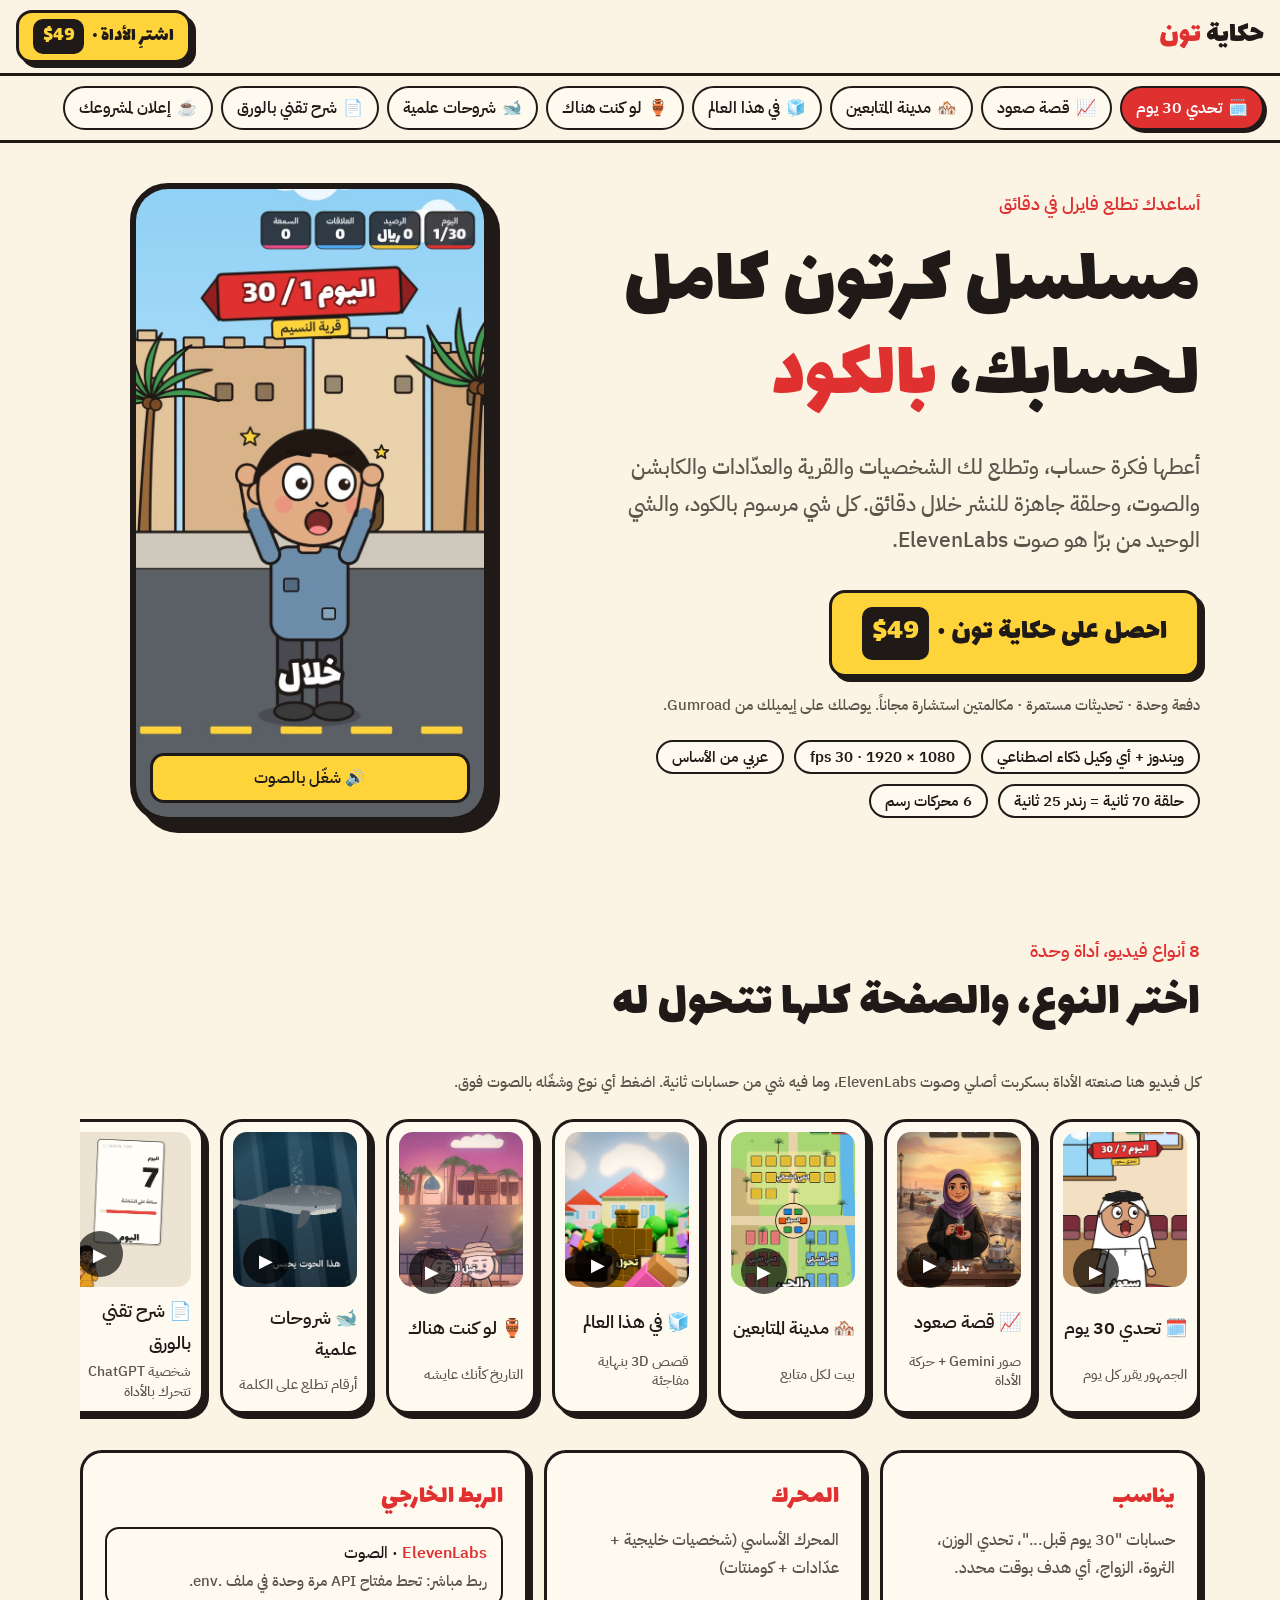
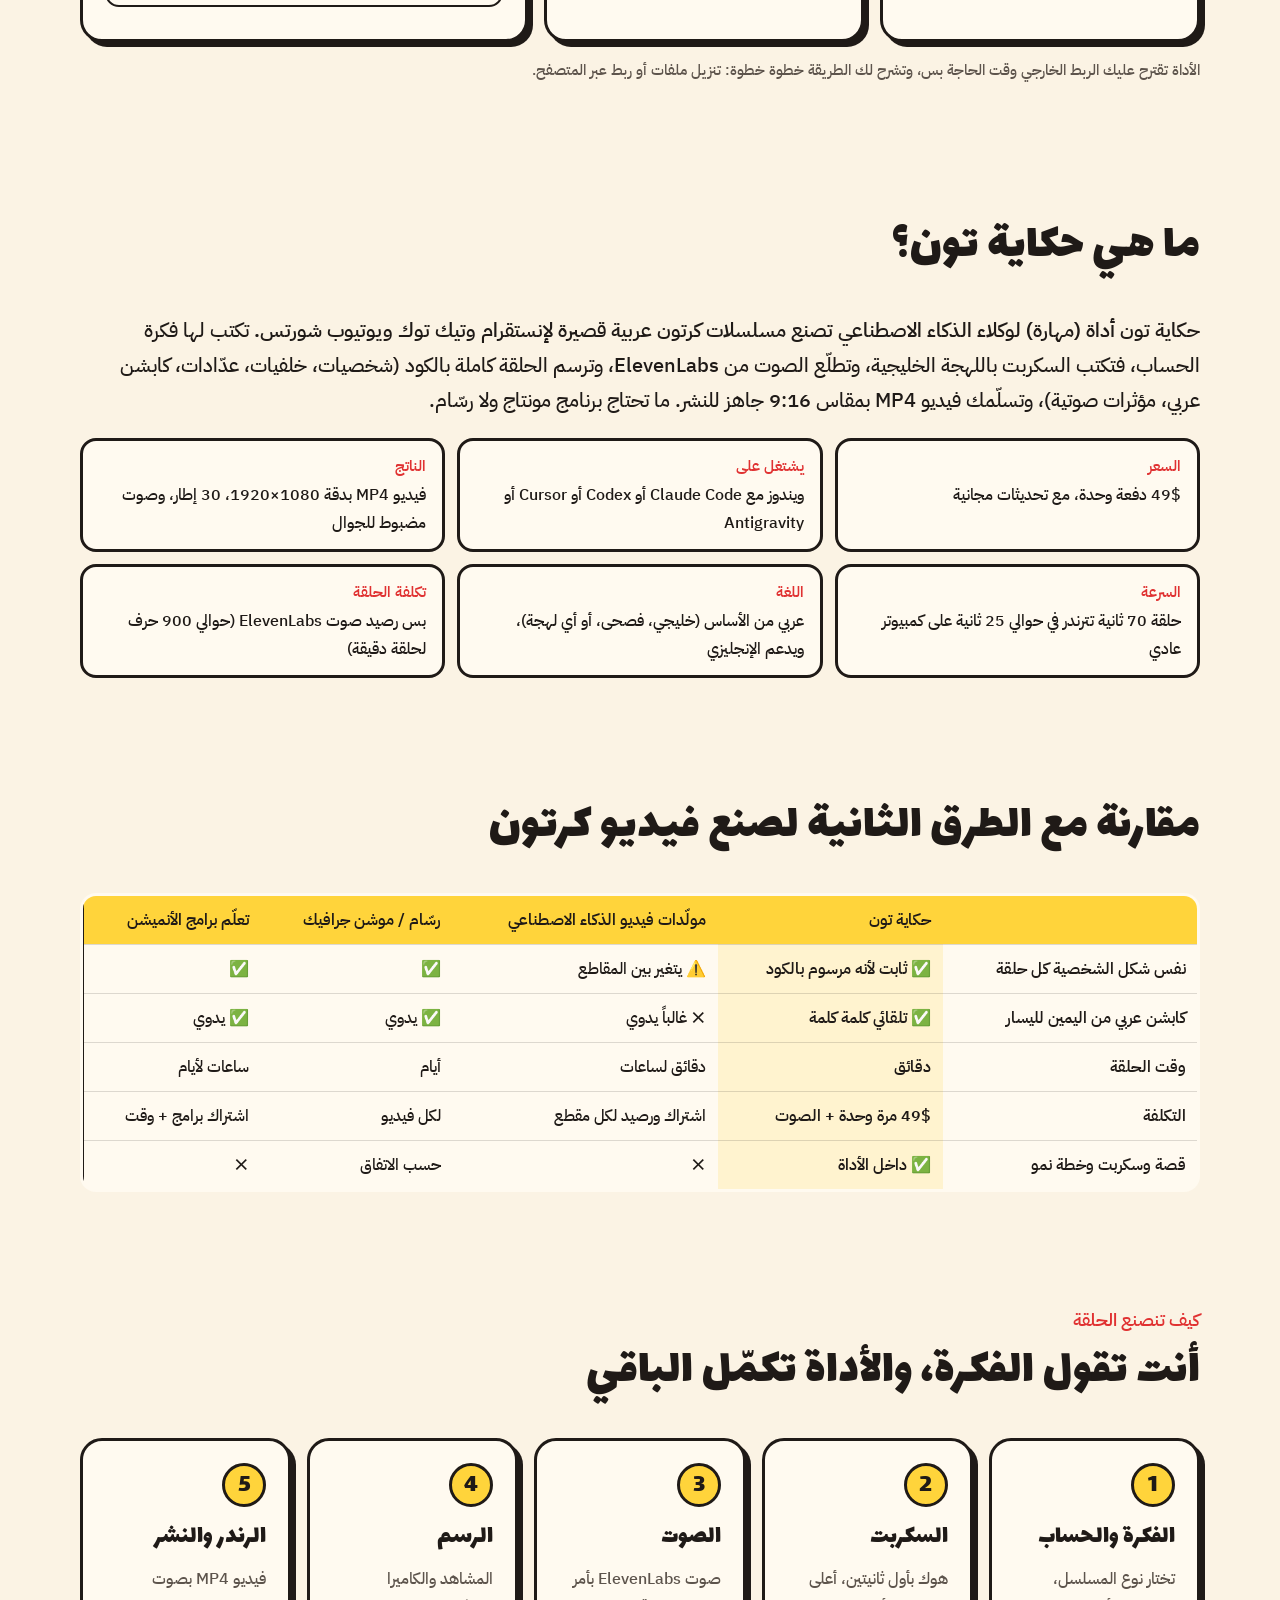
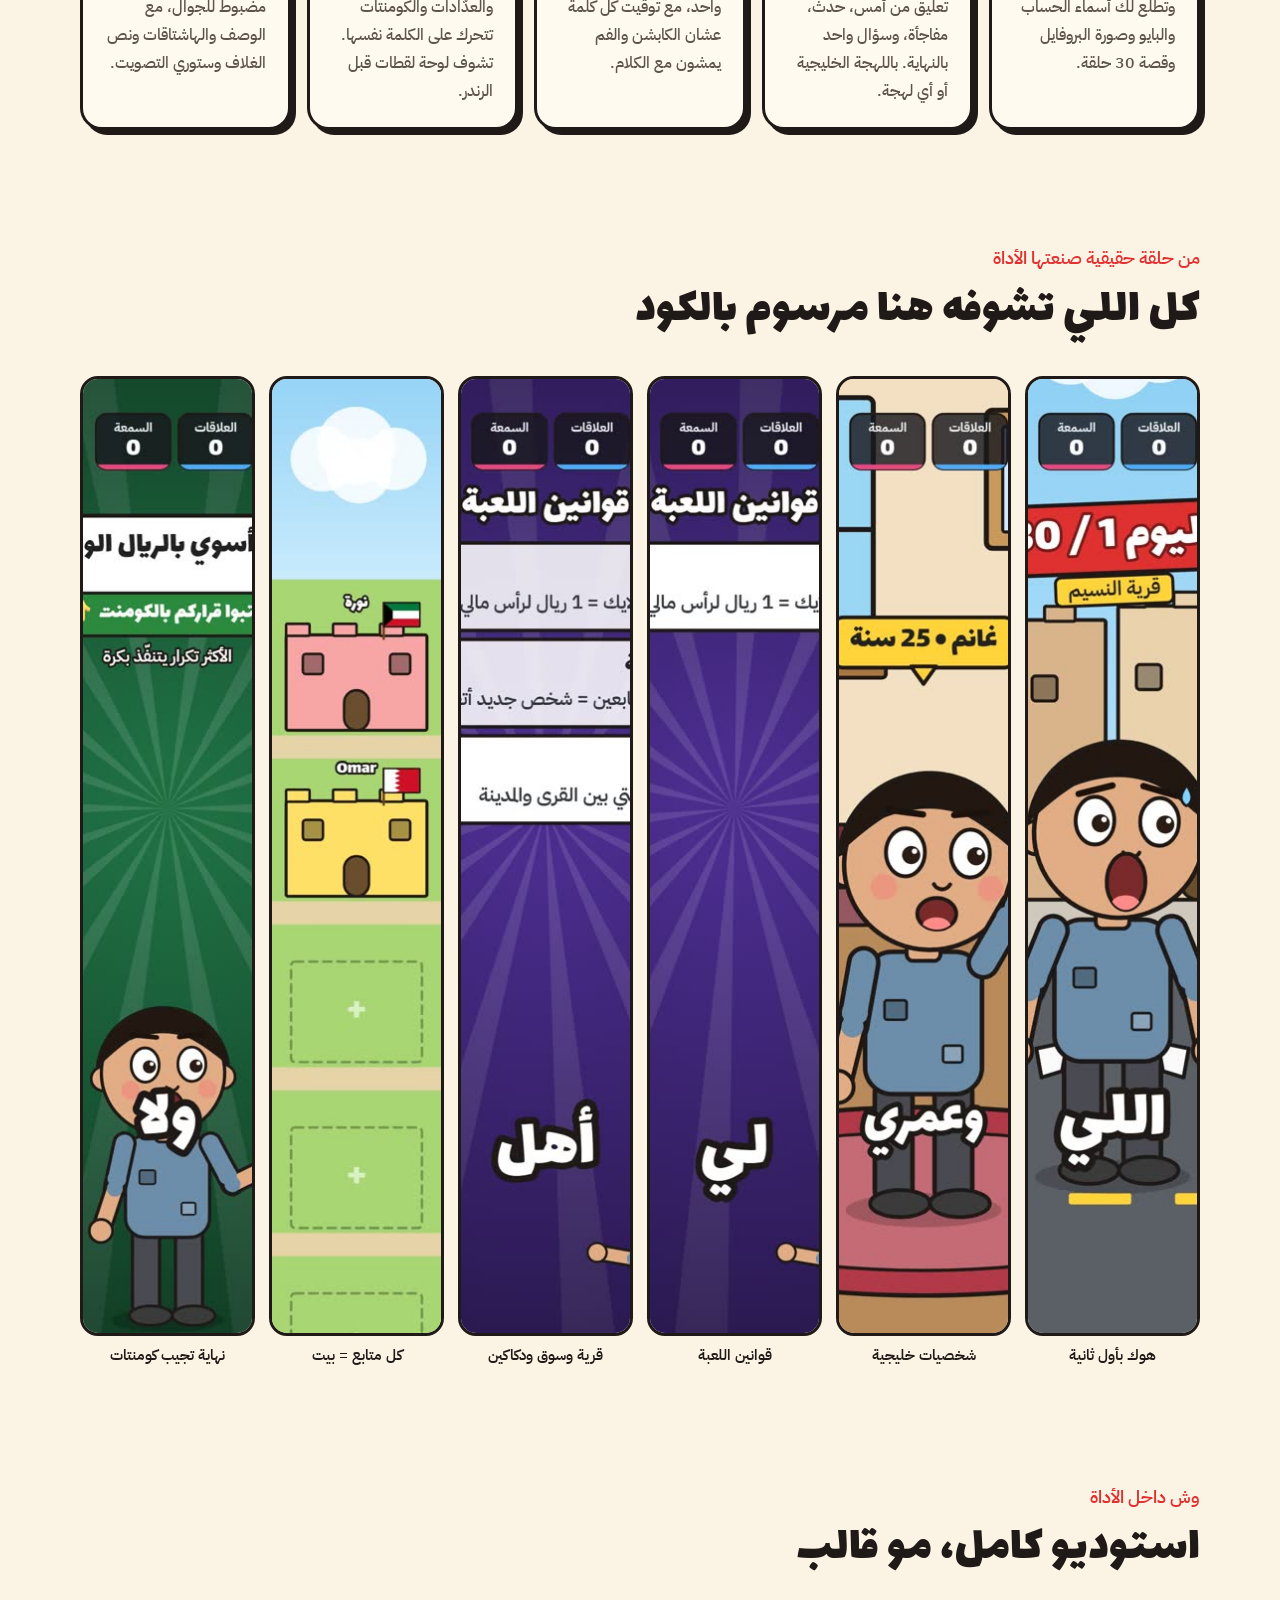
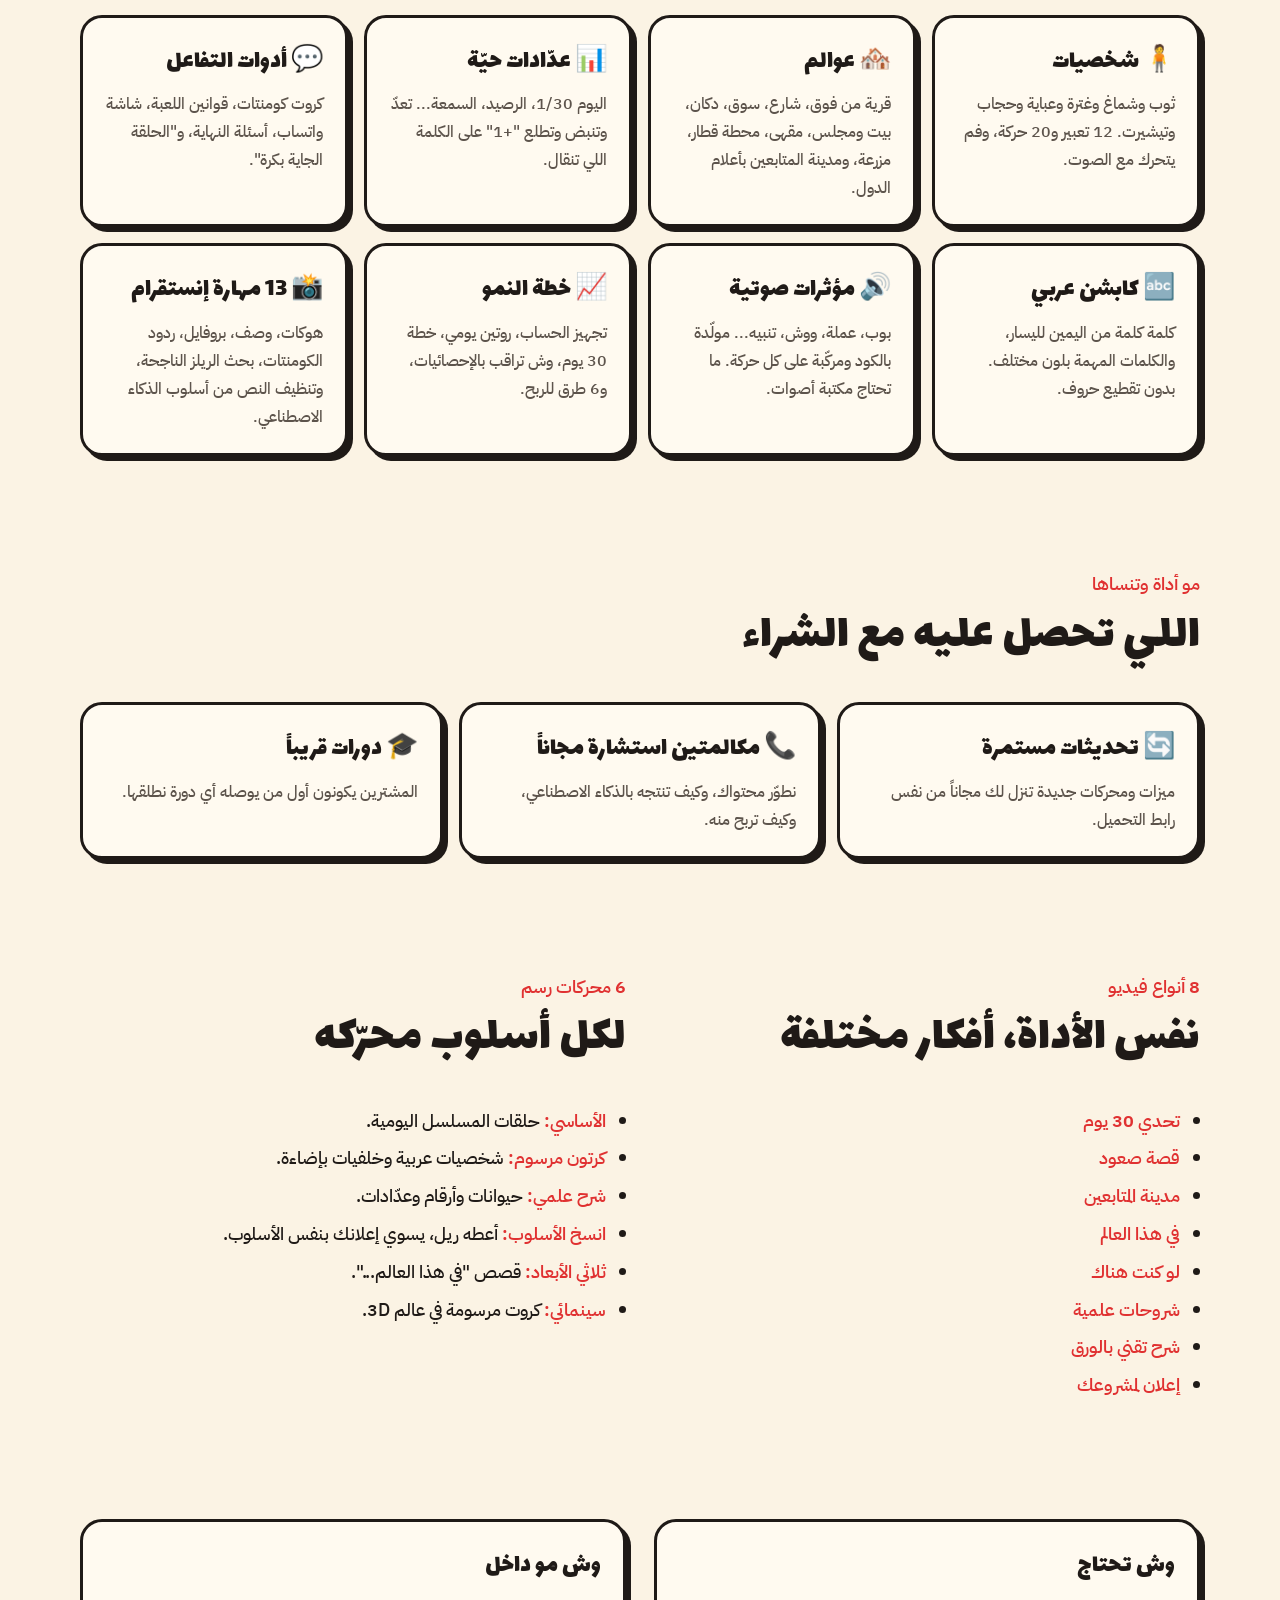
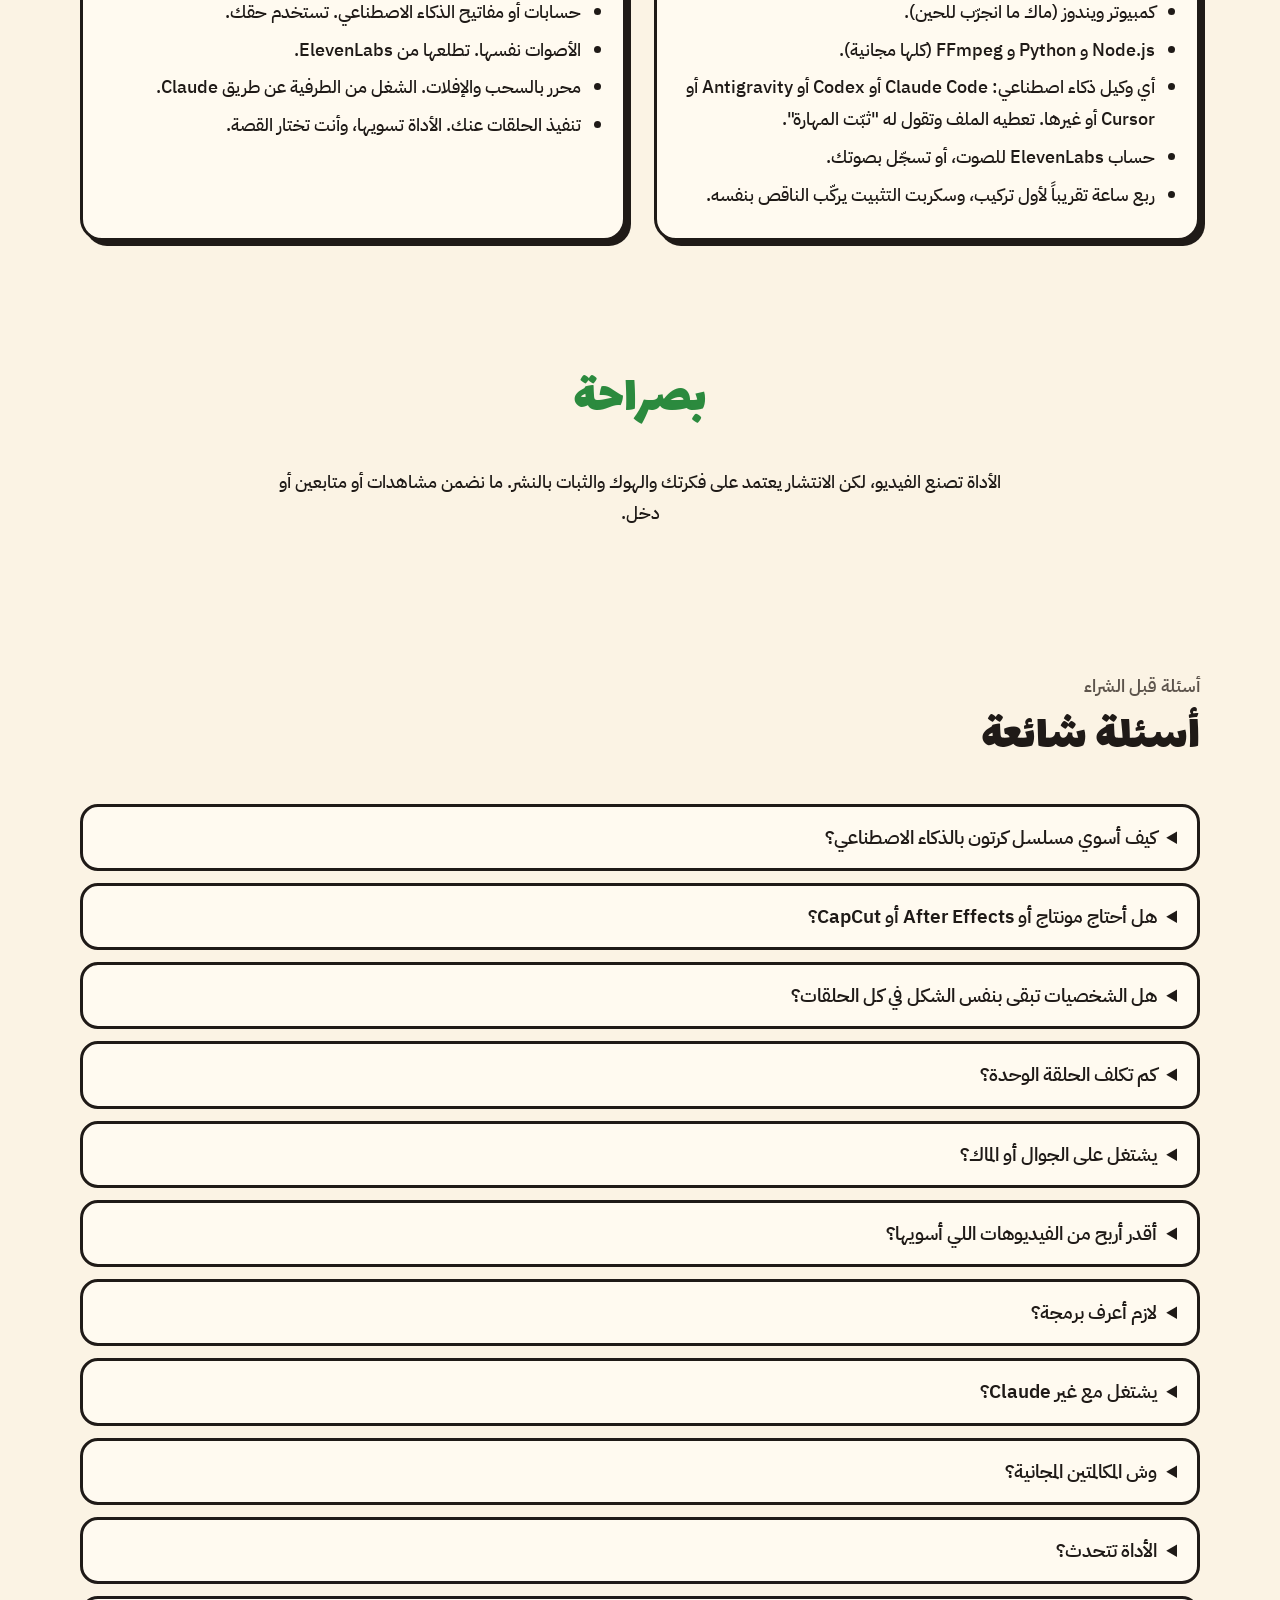
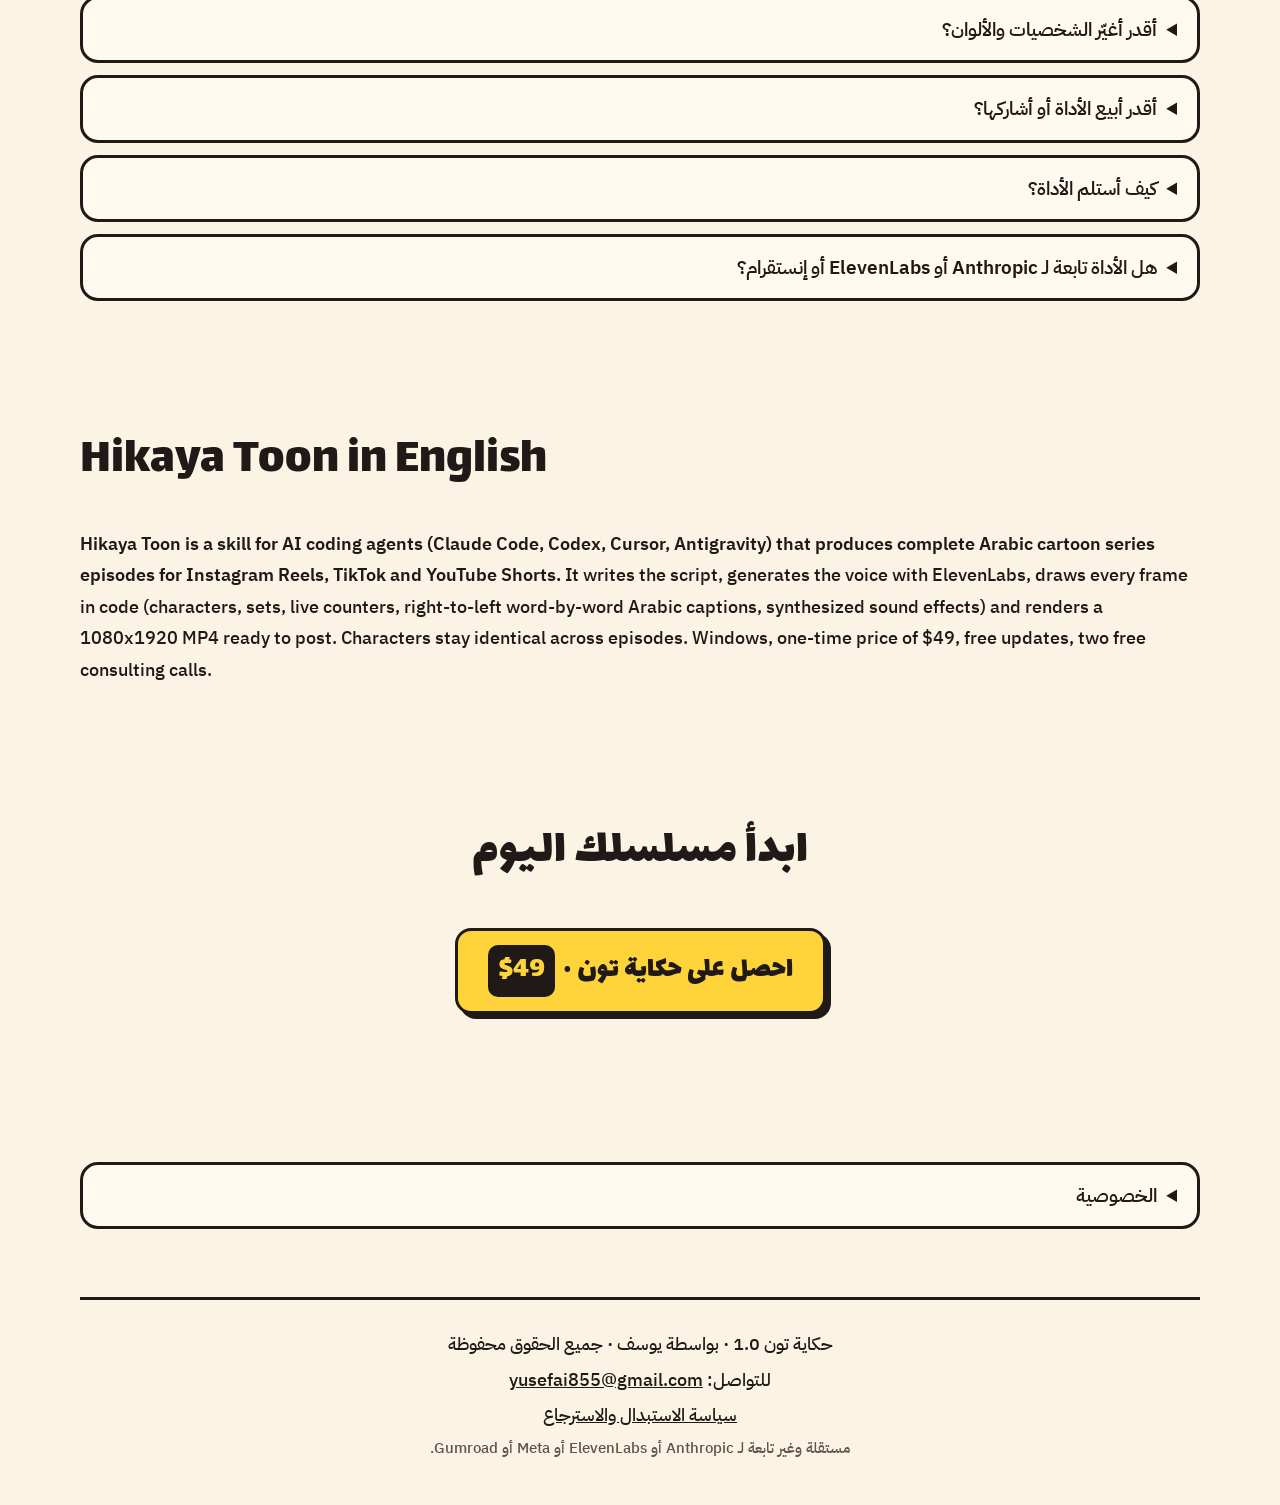
<file: index.html>
<!doctype html>
<html lang="ar" dir="rtl">
<head>
<meta charset="utf-8">
<meta name="viewport" content="width=device-width, initial-scale=1">
<meta http-equiv="Content-Security-Policy" content="default-src 'self'; img-src 'self' data:; media-src 'self'; font-src 'self'; style-src 'self'; script-src 'self'; connect-src https://*.supabase.co; object-src 'none'; base-uri 'none'; form-action 'none'; upgrade-insecure-requests">
<meta name="referrer" content="strict-origin-when-cross-origin">
<title>حكاية تون | اصنع مسلسل كرتون عربي بالذكاء الاصطناعي</title>
<meta name="description" content="حكاية تون أداة ذكاء اصطناعي تصنع حلقات كرتون عربية جاهزة لإنستقرام وتيك توك: شخصيات وكابشن عربي وصوت، بدون مونتاج. 49$ دفعة وحدة.">
<meta name="author" content="يوسف">
<meta name="robots" content="index, follow, max-image-preview:large, max-video-preview:-1, max-snippet:-1">
<link rel="canonical" href="https://laitarx.github.io/hikaya-toon/">
<meta name="theme-color" content="#ffd43b">
<meta name="msvalidate.01" content="5E2AA3EDC9179FD540F2D488FB95DD56" />
<meta property="og:type" content="product">
<meta property="og:site_name" content="حكاية تون">
<meta property="og:locale" content="ar_SA">
<meta property="og:url" content="https://laitarx.github.io/hikaya-toon/">
<meta property="og:title" content="حكاية تون | اصنع مسلسل كرتون عربي بالذكاء الاصطناعي">
<meta property="og:description" content="أعطها فكرة، وتطلع لك حلقة كرتون عربية جاهزة لإنستقرام وتيك توك خلال دقائق. شخصيات وكابشن وصوت، بدون مونتاج.">
<meta property="og:image" content="https://laitarx.github.io/hikaya-toon/assets/og.jpg">
<meta property="og:image:width" content="1200">
<meta property="og:image:height" content="630">
<meta property="og:image:alt" content="حكاية تون: مسلسل كرتون بالكود">
<meta property="og:video" content="https://laitarx.github.io/hikaya-toon/assets/demo.mp4">
<meta property="og:video:type" content="video/mp4">
<meta property="product:price:amount" content="49">
<meta property="product:price:currency" content="USD">
<meta name="twitter:card" content="summary_large_image">
<meta name="twitter:title" content="حكاية تون | اصنع مسلسل كرتون عربي بالذكاء الاصطناعي">
<meta name="twitter:description" content="حلقات كرتون عربية جاهزة لإنستقرام وتيك توك خلال دقائق، بدون مونتاج.">
<meta name="twitter:image" content="https://laitarx.github.io/hikaya-toon/assets/og.jpg">
<link rel="preload" href="fonts/Lalezar-Regular.ttf" as="font" type="font/ttf" crossorigin>
<script type="application/ld+json">{"@context":"https://schema.org","@graph":[{"@type":"WebSite","@id":"https://laitarx.github.io/hikaya-toon/#website","url":"https://laitarx.github.io/hikaya-toon/","name":"حكاية تون","alternateName":"Hikaya Toon","inLanguage":"ar"},{"@type":"Organization","@id":"https://laitarx.github.io/hikaya-toon/#org","name":"حكاية تون","alternateName":"Hikaya Toon","url":"https://laitarx.github.io/hikaya-toon/","logo":"https://laitarx.github.io/hikaya-toon/assets/icon.svg","email":"yusefai855@gmail.com","founder":{"@type":"Person","name":"يوسف"},"sameAs":["https://www.instagram.com/ghanim.1riyal/","https://374397930834.gumroad.com/l/hikaya-toon"]},{"@type":"SoftwareApplication","@id":"https://laitarx.github.io/hikaya-toon/#product","name":"حكاية تون","alternateName":"Hikaya Toon","url":"https://laitarx.github.io/hikaya-toon/","image":"https://laitarx.github.io/hikaya-toon/assets/og.jpg","applicationCategory":"MultimediaApplication","applicationSubCategory":"AI animation / cartoon video generator","operatingSystem":"Windows","inLanguage":["ar","en"],"softwareVersion":"1.1","description":"أداة لوكلاء الذكاء الاصطناعي تصنع مسلسلات كرتون عربية قصيرة لإنستقرام وتيك توك ويوتيوب شورتس: سكربت، صوت ElevenLabs، رسم بالكود، كابشن عربي، ورندر 1080x1920.","featureList":["شخصيات خليجية ثابتة الشكل بين الحلقات","كابشن عربي كلمة كلمة من اليمين لليسار","عدّادات حيّة وكروت تعليقات وقوانين لعبة","صوت ElevenLabs مع توقيت كل كلمة","مؤثرات صوتية مولّدة بالكود","رندر MP4 بدقة 1080x1920 خلال ثواني","6 محركات رسم","خطة نمو وربح و13 مهارة إنستقرام"],"author":{"@id":"https://laitarx.github.io/hikaya-toon/#org"},"publisher":{"@id":"https://laitarx.github.io/hikaya-toon/#org"},"offers":{"@type":"Offer","price":"49","priceCurrency":"USD","availability":"https://schema.org/InStock","url":"https://374397930834.gumroad.com/l/hikaya-toon","seller":{"@id":"https://laitarx.github.io/hikaya-toon/#org"}},"video":{"@id":"https://laitarx.github.io/hikaya-toon/#demo"}},{"@type":"VideoObject","@id":"https://laitarx.github.io/hikaya-toon/#demo","name":"حلقة كرتون صنعتها حكاية تون: مليونير بريال واحد خلال 30 يوم","description":"الحلقة الأولى من مسلسل قرية النسيم، مرسومة بالكود بالكامل بأداة حكاية تون، بصوت ElevenLabs وكابشن عربي.","thumbnailUrl":"https://laitarx.github.io/hikaya-toon/assets/poster.jpg","contentUrl":"https://laitarx.github.io/hikaya-toon/assets/demo.mp4","uploadDate":"2026-11-25","duration":"PT1M8S","inLanguage":"ar"},{"@type":"HowTo","name":"كيف تصنع حلقة مسلسل كرتون بالذكاء الاصطناعي مع حكاية تون","totalTime":"PT15M","step":[{"@type":"HowToStep","position":1,"name":"الفكرة والحساب","text":"اختر نوع المسلسل، وتطلع لك أسماء الحساب والبايو وصورة البروفايل وقصة 30 حلقة."},{"@type":"HowToStep","position":2,"name":"السكربت","text":"هوك بأول ثانيتين، أعلى تعليق من أمس، حدث، مفاجأة، وسؤال واحد بالنهاية."},{"@type":"HowToStep","position":3,"name":"الصوت","text":"صوت ElevenLabs بأمر واحد مع توقيت كل كلمة."},{"@type":"HowToStep","position":4,"name":"الرسم","text":"المشاهد والكاميرا والعدّادات والكومنتات تتحرك على الكلمة نفسها."},{"@type":"HowToStep","position":5,"name":"الرندر والنشر","text":"فيديو MP4 جاهز مع الوصف والهاشتاقات ونص الغلاف."}]},{"@type":"FAQPage","mainEntity":[{"@type":"Question","name":"كيف أسوي مسلسل كرتون بالذكاء الاصطناعي؟","acceptedAnswer":{"@type":"Answer","text":"ثبّت حكاية تون، وافتح وكيل الذكاء الاصطناعي (مثل Claude Code) داخل مجلدها، وقل له فكرة المسلسل. يكتب السكربت، ويطلّع الصوت من ElevenLabs، ويرسم الحلقة، ويرندرها فيديو جاهز. كل حلقة جديدة تبدأ بجملة وحدة: \"سو الحلقة 2\"."}},{"@type":"Question","name":"هل أحتاج مونتاج أو After Effects أو CapCut؟","acceptedAnswer":{"@type":"Answer","text":"لا. الفيديو يطلع كامل: الرسم والحركة والكابشن والمؤثرات الصوتية ومستوى الصوت. تنشره مباشرة."}},{"@type":"Question","name":"هل الشخصيات تبقى بنفس الشكل في كل الحلقات؟","acceptedAnswer":{"@type":"Answer","text":"إيه، وهذا أكبر فرق عن مولّدات الفيديو. الشخصية معرّفة بالكود (البشرة، الشعر، اللبس، العمر)، فتطلع نفسها بالضبط في كل حلقة."}},{"@type":"Question","name":"كم تكلف الحلقة الوحدة؟","acceptedAnswer":{"@type":"Answer","text":"الأداة نفسها دفعة وحدة 49$. بعدها تكلفة كل حلقة هي رصيد صوت ElevenLabs بس، تقريباً 900 حرف لحلقة مدتها دقيقة."}},{"@type":"Question","name":"يشتغل على الجوال أو الماك؟","acceptedAnswer":{"@type":"Answer","text":"لا. يحتاج كمبيوتر ويندوز. الماك ما انجرّب للحين."}},{"@type":"Question","name":"أقدر أربح من الفيديوهات اللي أسويها؟","acceptedAnswer":{"@type":"Answer","text":"إيه. الفيديوهات ملكك، وتقدر تنشرها وتربح منها وتسوي فيها إعلانات."}},{"@type":"Question","name":"لازم أعرف برمجة؟","acceptedAnswer":{"@type":"Answer","text":"لا. تكلّم وكيل الذكاء الاصطناعي بالعربي وهو يشغّل الأوامر. التثبيت أول مرة بأمر واحد."}},{"@type":"Question","name":"يشتغل مع غير Claude؟","acceptedAnswer":{"@type":"Answer","text":"إيه. يشتغل مع أي وكيل يقرأ الملفات ويشغّل الأوامر: Claude Code و Codex و Antigravity و Cursor وغيرها، على ويندوز."}},{"@type":"Question","name":"وش المكالمتين المجانية؟","acceptedAnswer":{"@type":"Answer","text":"بعد الشراء تحجز مكالمتين استشارة: نطوّر فكرة محتواك، وكيف تنتجه بالذكاء الاصطناعي، وكيف تربح من صناعة المحتوى. تحجزها بإيميل مع رقم طلبك."}},{"@type":"Question","name":"الأداة تتحدث؟","acceptedAnswer":{"@type":"Answer","text":"إيه. نطوّرها باستمرار ونضيف ميزات ومحركات، وكل تحديث ينزل لك مجاناً من نفس رابط التحميل."}},{"@type":"Question","name":"أقدر أغيّر الشخصيات والألوان؟","acceptedAnswer":{"@type":"Answer","text":"إيه. كل شخصية تتحدد بسطور بسيطة (لون البشرة، الشعر، اللبس، العمر)، وتقدر تضيف خلفيات جديدة."}},{"@type":"Question","name":"أقدر أبيع الأداة أو أشاركها؟","acceptedAnswer":{"@type":"Answer","text":"لا. الرخصة لاستخدامك الشخصي ولصنع فيديوهاتك. إعادة البيع أو المشاركة ممنوعة."}},{"@type":"Question","name":"كيف أستلم الأداة؟","acceptedAnswer":{"@type":"Answer","text":"بعد الدفع في Gumroad يوصلك رابط التحميل على إيميلك مباشرة."}},{"@type":"Question","name":"هل الأداة تابعة لـ Anthropic أو ElevenLabs أو إنستقرام؟","acceptedAnswer":{"@type":"Answer","text":"لا. أداة مستقلة تشتغل معها، وما هي تابعة لها ولا معتمدة منها."}}]}]}</script>
<link rel="icon" href="assets/icon.svg" type="image/svg+xml">
<link rel="stylesheet" href="style.css?v=8">
</head>
<body>

<header class="bar">
  <a class="logo" href="#top">حكاية <span>تون</span></a>
  <a class="btn btn-sm buy" href="#" data-buy>اشترِ الأداة · <b data-price></b></a>
</header>
<nav class="types-bar" id="typesBar" aria-label="أنواع الفيديو">
  <a href="?type=challenge" data-type="challenge" aria-current="true"><span aria-hidden="true">🗓️</span>تحدي 30 يوم</a>
  <a href="?type=rise" data-type="rise"><span aria-hidden="true">📈</span>قصة صعود</a>
  <a href="?type=city" data-type="city"><span aria-hidden="true">🏘️</span>مدينة المتابعين</a>
  <a href="?type=weird" data-type="weird"><span aria-hidden="true">🧊</span>في هذا العالم</a>
  <a href="?type=whatif" data-type="whatif"><span aria-hidden="true">🏺</span>لو كنت هناك</a>
  <a href="?type=science" data-type="science"><span aria-hidden="true">🐋</span>شروحات علمية</a>
  <a href="?type=paper" data-type="paper"><span aria-hidden="true">📄</span>شرح تقني بالورق</a>
  <a href="?type=brand" data-type="brand"><span aria-hidden="true">☕</span>إعلان لمشروعك</a>
</nav>

<main id="top">

<section class="hero wrap">
  <div class="hero-text">
    <p class="kicker" id="hKicker">أساعدك تطلع فايرل في دقائق</p>
    <h1 id="hTitle">مسلسل كرتون كامل<br>لحسابك، <em>بالكود</em></h1>
    <p class="lead" id="hLead">أعطها فكرة حساب، وتطلع لك الشخصيات والقرية والعدّادات والكابشن والصوت، وحلقة جاهزة للنشر خلال دقائق. كل شي مرسوم بالكود، والشي الوحيد من برّا هو صوت ElevenLabs.</p>
    <a class="btn buy big" href="#" data-buy>احصل على حكاية تون · <b data-price></b></a>
    <p class="small">دفعة وحدة · تحديثات مستمرة · مكالمتين استشارة مجاناً. يوصلك على إيميلك من Gumroad.</p>
    <ul class="chips" id="hChips">
      <li>ويندوز + أي وكيل ذكاء اصطناعي</li><li>1080 × 1920 · 30 fps</li><li>عربي من الأساس</li><li>حلقة 70 ثانية = رندر 25 ثانية</li><li>6 محركات رسم</li>
    </ul>
  </div>
  <div class="phone">
    <video id="heroVideo" src="assets/hero.mp4" poster="assets/poster.jpg" autoplay muted loop playsinline preload="metadata" disablepictureinpicture controlslist="nodownload noremoteplayback"></video>
    <button class="sound" id="soundBtn" type="button">🔊 شغّل بالصوت</button>
  </div>
</section>

<section class="wrap tpanel" id="types">
  <p class="kicker">8 أنواع فيديو، أداة وحدة</p>
  <h2>اختر النوع، والصفحة كلها تتحول له</h2>
  <p class="small">كل فيديو هنا صنعته الأداة بسكربت أصلي وصوت ElevenLabs، وما فيه شي من حسابات ثانية. اضغط أي نوع وشغّله بالصوت فوق.</p>
  <div class="tcards" id="tcards">
    <a href="?type=challenge" data-type="challenge" class="tcard"><span class="tthumb"><img src="assets/types/challenge.jpg" alt="لقطة من فيديو تحدي 30 يوم صنعتها حكاية تون" width="540" height="960" loading="lazy" decoding="async"><i aria-hidden="true">▶</i></span><b>🗓️ تحدي 30 يوم</b><small>الجمهور يقرر كل يوم</small></a>
    <a href="?type=rise" data-type="rise" class="tcard"><span class="tthumb"><img src="assets/types/rise.jpg" alt="لقطة من فيديو قصة صعود صنعتها حكاية تون" width="540" height="960" loading="lazy" decoding="async"><i aria-hidden="true">▶</i></span><b>📈 قصة صعود</b><small>صور Gemini + حركة الأداة</small></a>
    <a href="?type=city" data-type="city" class="tcard"><span class="tthumb"><img src="assets/types/city.jpg" alt="لقطة من فيديو مدينة المتابعين صنعتها حكاية تون" width="540" height="960" loading="lazy" decoding="async"><i aria-hidden="true">▶</i></span><b>🏘️ مدينة المتابعين</b><small>بيت لكل متابع</small></a>
    <a href="?type=weird" data-type="weird" class="tcard"><span class="tthumb"><img src="assets/types/weird.jpg" alt="لقطة من فيديو في هذا العالم صنعتها حكاية تون" width="540" height="960" loading="lazy" decoding="async"><i aria-hidden="true">▶</i></span><b>🧊 في هذا العالم</b><small>قصص 3D بنهاية مفاجئة</small></a>
    <a href="?type=whatif" data-type="whatif" class="tcard"><span class="tthumb"><img src="assets/types/whatif.jpg" alt="لقطة من فيديو لو كنت هناك صنعتها حكاية تون" width="540" height="960" loading="lazy" decoding="async"><i aria-hidden="true">▶</i></span><b>🏺 لو كنت هناك</b><small>التاريخ كأنك عايشه</small></a>
    <a href="?type=science" data-type="science" class="tcard"><span class="tthumb"><img src="assets/types/science.jpg" alt="لقطة من فيديو شروحات علمية صنعتها حكاية تون" width="540" height="960" loading="lazy" decoding="async"><i aria-hidden="true">▶</i></span><b>🐋 شروحات علمية</b><small>أرقام تطلع على الكلمة</small></a>
    <a href="?type=paper" data-type="paper" class="tcard"><span class="tthumb"><img src="assets/types/paper.jpg" alt="لقطة من فيديو شرح تقني بالورق صنعتها حكاية تون" width="540" height="960" loading="lazy" decoding="async"><i aria-hidden="true">▶</i></span><b>📄 شرح تقني بالورق</b><small>شخصية ChatGPT تتحرك بالأداة</small></a>
    <a href="?type=brand" data-type="brand" class="tcard"><span class="tthumb"><img src="assets/types/brand.jpg" alt="لقطة من فيديو إعلان لمشروعك صنعتها حكاية تون" width="540" height="960" loading="lazy" decoding="async"><i aria-hidden="true">▶</i></span><b>☕ إعلان لمشروعك</b><small>إعلان كرتوني بدون مصمم</small></a>
  </div>
  <div class="tinfo3">
    <div class="card"><h3>يناسب</h3><p id="tFits">حسابات "30 يوم قبل..."، تحدي الوزن، الثروة، الزواج، أي هدف بوقت محدد.</p></div>
    <div class="card"><h3>المحرك</h3><p id="tEngine">المحرك الأساسي (شخصيات خليجية + عدّادات + كومنتات)</p></div>
    <div class="card"><h3>الربط الخارجي</h3><ul class="connect" id="tConnect"><li><b>ElevenLabs</b> · الصوت<br><span>ربط مباشر: تحط مفتاح API مرة وحدة في ملف .env.</span></li></ul></div>
  </div>
  <p class="small">الأداة تقترح عليك الربط الخارجي وقت الحاجة بس، وتشرح لك الطريقة خطوة خطوة: تنزيل ملفات أو ربط عبر المتصفح.</p>
</section>

<section class="wrap what" id="what">
  <h2>ما هي حكاية تون؟</h2>
  <p class="lead-answer"><strong>حكاية تون أداة (مهارة) لوكلاء الذكاء الاصطناعي تصنع مسلسلات كرتون عربية قصيرة لإنستقرام وتيك توك ويوتيوب شورتس.</strong> تكتب لها فكرة الحساب، فتكتب السكربت باللهجة الخليجية، وتطلّع الصوت من ElevenLabs، وترسم الحلقة كاملة بالكود (شخصيات، خلفيات، عدّادات، كابشن عربي، مؤثرات صوتية)، وتسلّمك فيديو MP4 بمقاس 9:16 جاهز للنشر. ما تحتاج برنامج مونتاج ولا رسّام.</p>
  <dl class="facts">
    <div><dt>السعر</dt><dd>49$ دفعة وحدة، مع تحديثات مجانية</dd></div>
    <div><dt>يشتغل على</dt><dd>ويندوز مع Claude Code أو Codex أو Cursor أو Antigravity</dd></div>
    <div><dt>الناتج</dt><dd>فيديو MP4 بدقة 1080×1920، 30 إطار، وصوت مضبوط للجوال</dd></div>
    <div><dt>السرعة</dt><dd>حلقة 70 ثانية تترندر في حوالي 25 ثانية على كمبيوتر عادي</dd></div>
    <div><dt>اللغة</dt><dd>عربي من الأساس (خليجي، فصحى، أو أي لهجة)، ويدعم الإنجليزي</dd></div>
    <div><dt>تكلفة الحلقة</dt><dd>بس رصيد صوت ElevenLabs (حوالي 900 حرف لحلقة دقيقة)</dd></div>
  </dl>
</section>

<section class="wrap" id="compare">
  <h2>مقارنة مع الطرق الثانية لصنع فيديو كرتون</h2>
  <div class="table-wrap"><table class="compare">
    <thead><tr><th></th><th>حكاية تون</th><th>مولّدات فيديو الذكاء الاصطناعي</th><th>رسّام / موشن جرافيك</th><th>تعلّم برامج الأنميشن</th></tr></thead>
    <tbody>
      <tr><th>نفس شكل الشخصية كل حلقة</th><td>✅ ثابت لأنه مرسوم بالكود</td><td>⚠️ يتغير بين المقاطع</td><td>✅</td><td>✅</td></tr>
      <tr><th>كابشن عربي من اليمين لليسار</th><td>✅ تلقائي كلمة كلمة</td><td>❌ غالباً يدوي</td><td>✅ يدوي</td><td>✅ يدوي</td></tr>
      <tr><th>وقت الحلقة</th><td>دقائق</td><td>دقائق لساعات</td><td>أيام</td><td>ساعات لأيام</td></tr>
      <tr><th>التكلفة</th><td>49$ مرة وحدة + الصوت</td><td>اشتراك ورصيد لكل مقطع</td><td>لكل فيديو</td><td>اشتراك برامج + وقت</td></tr>
      <tr><th>قصة وسكربت وخطة نمو</th><td>✅ داخل الأداة</td><td>❌</td><td>حسب الاتفاق</td><td>❌</td></tr>
    </tbody>
  </table></div>
</section>

<section class="wrap" id="how">
  <p class="kicker">كيف تنصنع الحلقة</p>
  <h2>أنت تقول الفكرة، والأداة تكمّل الباقي</h2>
  <ol class="steps" id="steps">
    <li><span>1</span><h3>الفكرة والحساب</h3><p>تختار نوع المسلسل، وتطلع لك أسماء الحساب والبايو وصورة البروفايل وقصة 30 حلقة.</p></li>
    <li><span>2</span><h3>السكربت</h3><p>هوك بأول ثانيتين، أعلى تعليق من أمس، حدث، مفاجأة، وسؤال واحد بالنهاية. باللهجة الخليجية أو أي لهجة.</p></li>
    <li><span>3</span><h3>الصوت</h3><p>صوت ElevenLabs بأمر واحد، مع توقيت كل كلمة عشان الكابشن والفم يمشون مع الكلام.</p></li>
    <li><span>4</span><h3>الرسم</h3><p>المشاهد والكاميرا والعدّادات والكومنتات تتحرك على الكلمة نفسها. تشوف لوحة لقطات قبل الرندر.</p></li>
    <li><span>5</span><h3>الرندر والنشر</h3><p>فيديو MP4 بصوت مضبوط للجوال، مع الوصف والهاشتاقات ونص الغلاف وستوري التصويت.</p></li>
  </ol>
</section>

<section class="wrap" id="gallery">
  <p class="kicker">من حلقة حقيقية صنعتها الأداة</p>
  <h2>كل اللي تشوفه هنا مرسوم بالكود</h2>
  <div class="gallery">
    <figure><img src="assets/hook.jpg" alt="لقطة من حلقة كرتون: غانم مصدوم ولافتة اليوم 1 من 30" width="540" height="960" loading="lazy" decoding="async"><figcaption>هوك بأول ثانية</figcaption></figure>
    <figure><img src="assets/family.jpg" alt="شخصيات كرتون خليجية: أب بالشماغ وأخ وأخت في مجلس" width="540" height="960" loading="lazy" decoding="async"><figcaption>شخصيات خليجية</figcaption></figure>
    <figure><img src="assets/rules.jpg" alt="بطاقات قوانين اللعبة في حلقة كرتون تفاعلية" width="540" height="960" loading="lazy" decoding="async"><figcaption>قوانين اللعبة</figcaption></figure>
    <figure><img src="assets/market.jpg" alt="سوق قرية كرتوني فيه مخبز وبسطة ودكان" width="540" height="960" loading="lazy" decoding="async"><figcaption>قرية وسوق ودكاكين</figcaption></figure>
    <figure><img src="assets/city.jpg" alt="مدينة المتابعين: بيوت بأسماء المتابعين وأعلام الدول" width="540" height="960" loading="lazy" decoding="async"><figcaption>كل متابع = بيت</figcaption></figure>
    <figure><img src="assets/cta.jpg" alt="نهاية الحلقة تطلب من المتابعين كتابة قرارهم بالتعليقات" width="540" height="960" loading="lazy" decoding="async"><figcaption>نهاية تجيب كومنتات</figcaption></figure>
  </div>
</section>

<section class="wrap">
  <p class="kicker">وش داخل الأداة</p>
  <h2>استوديو كامل، مو قالب</h2>
  <div class="grid">
    <div class="card"><h3>🧍 شخصيات</h3><p>ثوب وشماغ وغترة وعباية وحجاب وتيشيرت. 12 تعبير و20 حركة، وفم يتحرك مع الصوت.</p></div>
    <div class="card"><h3>🏘️ عوالم</h3><p>قرية من فوق، شارع، سوق، دكان، بيت ومجلس، مقهى، محطة قطار، مزرعة، ومدينة المتابعين بأعلام الدول.</p></div>
    <div class="card"><h3>📊 عدّادات حيّة</h3><p>اليوم 1/30، الرصيد، السمعة... تعدّ وتنبض وتطلع "+1" على الكلمة اللي تنقال.</p></div>
    <div class="card"><h3>💬 أدوات التفاعل</h3><p>كروت كومنتات، قوانين اللعبة، شاشة واتساب، أسئلة النهاية، و"الحلقة الجاية بكرة".</p></div>
    <div class="card"><h3>🔤 كابشن عربي</h3><p>كلمة كلمة من اليمين لليسار، والكلمات المهمة بلون مختلف. بدون تقطيع حروف.</p></div>
    <div class="card"><h3>🔊 مؤثرات صوتية</h3><p>بوب، عملة، ووش، تنبيه... مولّدة بالكود ومركّبة على كل حركة. ما تحتاج مكتبة أصوات.</p></div>
    <div class="card"><h3>📈 خطة النمو</h3><p>تجهيز الحساب، روتين يومي، خطة 30 يوم، وش تراقب بالإحصائيات، و6 طرق للربح.</p></div>
    <div class="card"><h3>📸 13 مهارة إنستقرام</h3><p>هوكات، وصف، بروفايل، ردود الكومنتات، بحث الريلز الناجحة، وتنظيف النص من أسلوب الذكاء الاصطناعي.</p></div>
  </div>
</section>

<section class="wrap">
  <p class="kicker">مو أداة وتنساها</p>
  <h2>اللي تحصل عليه مع الشراء</h2>
  <div class="grid three">
    <div class="card"><h3>🔄 تحديثات مستمرة</h3><p>ميزات ومحركات جديدة تنزل لك مجاناً من نفس رابط التحميل.</p></div>
    <div class="card"><h3>📞 مكالمتين استشارة مجاناً</h3><p>نطوّر محتواك، وكيف تنتجه بالذكاء الاصطناعي، وكيف تربح منه.</p></div>
    <div class="card"><h3>🎓 دورات قريباً</h3><p>المشترين يكونون أول من يوصله أي دورة نطلقها.</p></div>
  </div>
</section>

<section class="wrap split">
  <div>
    <p class="kicker">8 أنواع فيديو</p>
    <h2>نفس الأداة، أفكار مختلفة</h2>
    <ul class="list">
      <li><a href="?type=challenge" data-type="challenge"><b>تحدي 30 يوم</b></a></li>
      <li><a href="?type=rise" data-type="rise"><b>قصة صعود</b></a></li>
      <li><a href="?type=city" data-type="city"><b>مدينة المتابعين</b></a></li>
      <li><a href="?type=weird" data-type="weird"><b>في هذا العالم</b></a></li>
      <li><a href="?type=whatif" data-type="whatif"><b>لو كنت هناك</b></a></li>
      <li><a href="?type=science" data-type="science"><b>شروحات علمية</b></a></li>
      <li><a href="?type=paper" data-type="paper"><b>شرح تقني بالورق</b></a></li>
      <li><a href="?type=brand" data-type="brand"><b>إعلان لمشروعك</b></a></li>
    </ul>
  </div>
  <div>
    <p class="kicker">6 محركات رسم</p>
    <h2>لكل أسلوب محرّكه</h2>
    <ul class="list">
      <li><b>الأساسي:</b> حلقات المسلسل اليومية.</li>
      <li><b>كرتون مرسوم:</b> شخصيات عربية وخلفيات بإضاءة.</li>
      <li><b>شرح علمي:</b> حيوانات وأرقام وعدّادات.</li>
      <li><b>انسخ الأسلوب:</b> أعطه ريل، يسوي إعلانك بنفس الأسلوب.</li>
      <li><b>ثلاثي الأبعاد:</b> قصص "في هذا العالم...".</li>
      <li><b>سينمائي:</b> كروت مرسومة في عالم 3D.</li>
    </ul>
  </div>
</section>

<section class="wrap split">
  <div class="card">
    <h3>وش تحتاج</h3>
    <ul class="list">
      <li>كمبيوتر ويندوز (ماك ما انجرّب للحين).</li>
      <li>Node.js و Python و FFmpeg (كلها مجانية).</li>
      <li>أي وكيل ذكاء اصطناعي: Claude Code أو Codex أو Antigravity أو Cursor أو غيرها. تعطيه الملف وتقول له "ثبّت المهارة".</li>
      <li>حساب ElevenLabs للصوت، أو تسجّل بصوتك.</li>
      <li>ربع ساعة تقريباً لأول تركيب، وسكربت التثبيت يركّب الناقص بنفسه.</li>
    </ul>
  </div>
  <div class="card">
    <h3>وش مو داخل</h3>
    <ul class="list">
      <li>حسابات أو مفاتيح الذكاء الاصطناعي. تستخدم حقك.</li>
      <li>الأصوات نفسها. تطلعها من ElevenLabs.</li>
      <li>محرر بالسحب والإفلات. الشغل من الطرفية عن طريق Claude.</li>
      <li>تنفيذ الحلقات عنك. الأداة تسويها، وأنت تختار القصة.</li>
    </ul>
  </div>
</section>

<section class="wrap honest">
  <p class="big-num">بصراحة</p>
  <p>الأداة تصنع الفيديو، لكن الانتشار يعتمد على فكرتك والهوك والثبات بالنشر. ما نضمن مشاهدات أو متابعين أو دخل.</p>
</section>

<section class="wrap faq">
  <p class="kicker">أسئلة قبل الشراء</p>
  <h2>أسئلة شائعة</h2>
  <details><summary>كيف أسوي مسلسل كرتون بالذكاء الاصطناعي؟</summary><p>ثبّت حكاية تون، وافتح وكيل الذكاء الاصطناعي (مثل Claude Code) داخل مجلدها، وقل له فكرة المسلسل. يكتب السكربت، ويطلّع الصوت من ElevenLabs، ويرسم الحلقة، ويرندرها فيديو جاهز. كل حلقة جديدة تبدأ بجملة وحدة: "سو الحلقة 2".</p></details>
  <details><summary>هل أحتاج مونتاج أو After Effects أو CapCut؟</summary><p>لا. الفيديو يطلع كامل: الرسم والحركة والكابشن والمؤثرات الصوتية ومستوى الصوت. تنشره مباشرة.</p></details>
  <details><summary>هل الشخصيات تبقى بنفس الشكل في كل الحلقات؟</summary><p>إيه، وهذا أكبر فرق عن مولّدات الفيديو. الشخصية معرّفة بالكود (البشرة، الشعر، اللبس، العمر)، فتطلع نفسها بالضبط في كل حلقة.</p></details>
  <details><summary>كم تكلف الحلقة الوحدة؟</summary><p>الأداة نفسها دفعة وحدة 49$. بعدها تكلفة كل حلقة هي رصيد صوت ElevenLabs بس، تقريباً 900 حرف لحلقة مدتها دقيقة.</p></details>
  <details><summary>يشتغل على الجوال أو الماك؟</summary><p>لا. يحتاج كمبيوتر ويندوز. الماك ما انجرّب للحين.</p></details>
  <details><summary>أقدر أربح من الفيديوهات اللي أسويها؟</summary><p>إيه. الفيديوهات ملكك، وتقدر تنشرها وتربح منها وتسوي فيها إعلانات.</p></details>
  <details><summary>لازم أعرف برمجة؟</summary><p>لا. تكلّم وكيل الذكاء الاصطناعي بالعربي وهو يشغّل الأوامر. التثبيت أول مرة بأمر واحد.</p></details>
  <details><summary>يشتغل مع غير Claude؟</summary><p>إيه. يشتغل مع أي وكيل يقرأ الملفات ويشغّل الأوامر: Claude Code و Codex و Antigravity و Cursor وغيرها، على ويندوز.</p></details>
  <details><summary>وش المكالمتين المجانية؟</summary><p>بعد الشراء تحجز مكالمتين استشارة: نطوّر فكرة محتواك، وكيف تنتجه بالذكاء الاصطناعي، وكيف تربح من صناعة المحتوى. تحجزها بإيميل مع رقم طلبك.</p></details>
  <details><summary>الأداة تتحدث؟</summary><p>إيه. نطوّرها باستمرار ونضيف ميزات ومحركات، وكل تحديث ينزل لك مجاناً من نفس رابط التحميل.</p></details>
  <details><summary>أقدر أغيّر الشخصيات والألوان؟</summary><p>إيه. كل شخصية تتحدد بسطور بسيطة (لون البشرة، الشعر، اللبس، العمر)، وتقدر تضيف خلفيات جديدة.</p></details>
  <details><summary>أقدر أبيع الأداة أو أشاركها؟</summary><p>لا. الرخصة لاستخدامك الشخصي ولصنع فيديوهاتك. إعادة البيع أو المشاركة ممنوعة.</p></details>
  <details><summary>كيف أستلم الأداة؟</summary><p>بعد الدفع في Gumroad يوصلك رابط التحميل على إيميلك مباشرة.</p></details>
  <details><summary>هل الأداة تابعة لـ Anthropic أو ElevenLabs أو إنستقرام؟</summary><p>لا. أداة مستقلة تشتغل معها، وما هي تابعة لها ولا معتمدة منها.</p></details>
</section>

<section class="wrap en" lang="en" dir="ltr" id="english">
  <h2>Hikaya Toon in English</h2>
  <p><strong>Hikaya Toon is a skill for AI coding agents (Claude Code, Codex, Cursor, Antigravity) that produces complete Arabic cartoon series episodes for Instagram Reels, TikTok and YouTube Shorts.</strong> It writes the script, generates the voice with ElevenLabs, draws every frame in code (characters, sets, live counters, right-to-left word-by-word Arabic captions, synthesized sound effects) and renders a 1080x1920 MP4 ready to post. Characters stay identical across episodes. Windows, one-time price of $49, free updates, two free consulting calls.</p>
</section>

<section class="wrap final">
  <h2>ابدأ مسلسلك اليوم</h2>
  <a class="btn buy big" href="#" data-buy>احصل على حكاية تون · <b data-price></b></a>
</section>

<section class="wrap faq" id="privacy">
  <details><summary>الخصوصية</summary><p>نحفظ إيميلك ورقمك لما تكتبها قبل الدفع، عشان نتواصل معك بخصوص طلبك والتحديثات والمكالمات. تنشفّر في متصفحك قبل ما تنرسل، وما يقدر يفتحها إلا صاحب الأداة، والمسوّق اللي جيت من رابطه إذا جيت من رابط دعوة. نقيس الزيارات بشكل مجهول (كم وقت بقيت بالصفحة ووين وصلت) عشان نحسّن الموقع، بمعرّف عشوائي في متصفحك بدون اسمك. ما نبيع بياناتك ولا نشاركها مع أحد غيرهم. الدفع كله في Gumroad وما نشوف بيانات بطاقتك. تبي نحذف بياناتك؟ راسلنا على الإيميل تحت، أو <a class="quiet" href="delete.html" rel="nofollow">احذفها بنفسك</a>.</p></details>
</section>

</main>

<footer class="wrap foot">
  <p>حكاية تون 1.0 · بواسطة يوسف · جميع الحقوق محفوظة</p>
  <p data-email-row hidden>للتواصل: <a data-email href="#"></a></p>
  <p><a href="refund.html">سياسة الاستبدال والاسترجاع</a></p>
  <p class="small">مستقلة وغير تابعة لـ Anthropic أو ElevenLabs أو Meta أو Gumroad.</p>
</footer>

<div class="modal" id="leadModal" hidden>
  <form class="lead-box" id="leadForm" novalidate>
    <button class="close" id="leadClose" type="button" aria-label="إغلاق">✕</button>
    <h3>خطوة وحدة قبل الدفع</h3>
    <p class="small">نحتاج إيميلك ورقمك عشان نرسل لك التحديثات ونرتب معك المكالمتين المجانية.</p>
    <label>الإيميل<input name="email" type="email" inputmode="email" autocomplete="email" required dir="ltr" placeholder="name@example.com"></label>
    <label>رقم الجوال
      <span class="phone-row">
        <input name="phone" type="tel" inputmode="tel" autocomplete="tel-national" required dir="ltr" placeholder="5XXXXXXXX">
        <select name="cc" aria-label="رمز الدولة" dir="ltr">
          <option value="+966">🇸🇦 +966</option><option value="+971">🇦🇪 +971</option><option value="+965">🇰🇼 +965</option>
          <option value="+974">🇶🇦 +974</option><option value="+973">🇧🇭 +973</option><option value="+968">🇴🇲 +968</option>
          <option value="+964">🇮🇶 +964</option><option value="+962">🇯🇴 +962</option><option value="+20">🇪🇬 +20</option>
          <option value="+212">🇲🇦 +212</option><option value="+213">🇩🇿 +213</option><option value="+216">🇹🇳 +216</option>
          <option value="+1">🇺🇸 +1</option><option value="+44">🇬🇧 +44</option>
        </select>
      </span>
    </label>
    <label class="check"><input name="consent" type="checkbox"> أوافق على حفظ إيميلي ورقمي للتواصل بخصوص طلبي (<a href="#privacy">الخصوصية</a>)</label>
    <p class="err" id="leadMsg" role="alert"></p>
    <button class="btn buy big" type="submit">كمّل للدفع</button>
    <p class="small">الدفع يتم بأمان في Gumroad. ما نشوف بيانات بطاقتك. منتج رقمي: شوف <a href="refund.html" target="_blank" rel="noopener">سياسة الاسترجاع</a>.</p>
  </form>
</div>

<div class="modal" id="modal" hidden>
  <div class="modal-box">
    <button class="close" id="closeBtn" type="button" aria-label="إغلاق">✕</button>
    <video id="demoVideo" src="assets/demo.mp4" poster="assets/poster.jpg" controls playsinline preload="none" disablepictureinpicture controlslist="nodownload noremoteplayback noplaybackrate"></video>
  </div>
</div>

<script src="config.js?v=4"></script>
<script src="types.js?v=3"></script>
<script src="crypto.js?v=1"></script>
<script src="site.js?v=6"></script>
</body>
</html>
</file>
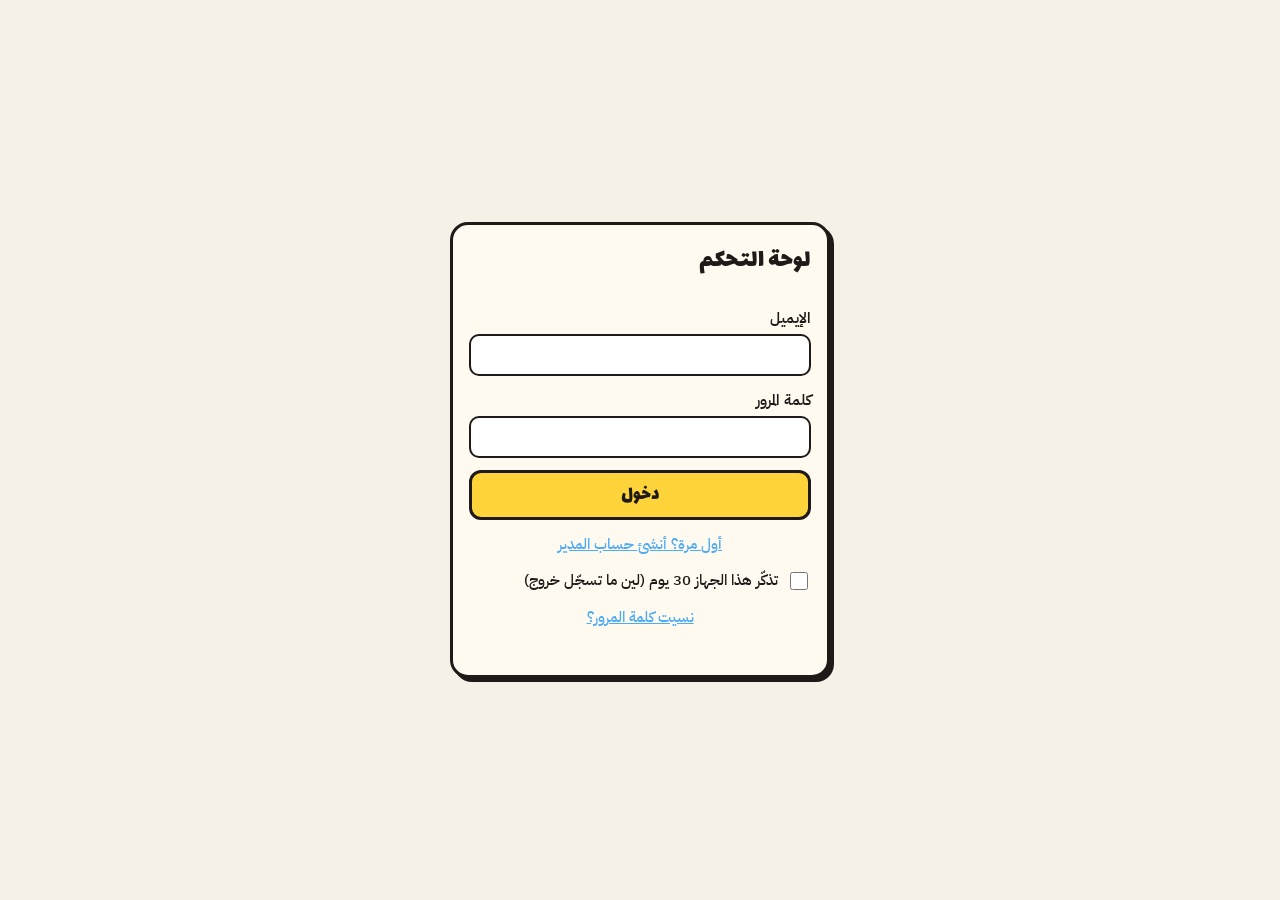
<file: admin.html>
<!doctype html>
<html lang="ar" dir="rtl">
<head>
<meta charset="utf-8">
<meta name="viewport" content="width=device-width, initial-scale=1">
<meta name="robots" content="noindex, nofollow">
<meta http-equiv="Content-Security-Policy" content="default-src 'self'; img-src 'self' data:; font-src 'self'; style-src 'self'; script-src 'self'; connect-src https://*.supabase.co; object-src 'none'; base-uri 'none'; form-action 'none'; upgrade-insecure-requests">
<meta name="referrer" content="no-referrer">
<title>لوحة التحكم</title>
<link rel="icon" href="assets/icon.svg" type="image/svg+xml">
<link rel="stylesheet" href="admin.css?v=3">
</head>
<body>

<section id="login" class="center" hidden>
  <form id="loginForm" class="card login">
    <h1>لوحة التحكم</h1>
    <label>الإيميل<input name="email" type="email" autocomplete="username" dir="ltr" required></label>
    <label>كلمة المرور<input name="password" type="password" autocomplete="current-password" dir="ltr" required minlength="10"></label>
    <button class="btn" type="submit">دخول</button>
    <button class="link" type="button" id="firstTime">أول مرة؟ أنشئ حساب المدير</button>
    <label class="chk"><input name="remember" type="checkbox"> تذكّر هذا الجهاز 30 يوم (لين ما تسجّل خروج)</label>
    <button class="link" type="button" id="forgot">نسيت كلمة المرور؟</button>
    <p class="err" id="loginMsg" role="alert"></p>
  </form>
</section>

<section id="reset" class="center" hidden></section>

<section id="unlock" class="center" hidden>
  <form id="unlockForm" class="card login">
    <h1>فك تشفير بيانات العملاء</h1>
    <p class="small">بيانات العملاء مشفّرة. اكتب كلمة مرور حسابك عشان تنفتح في هذا المتصفح بس.</p>
    <label>كلمة المرور<input name="password" type="password" autocomplete="current-password" dir="ltr" required></label>
    <label class="chk"><input name="remember" type="checkbox"> تذكّر هذا الجهاز 30 يوم (لين ما تسجّل خروج)</label>
    <button class="btn" type="submit">افتح</button>
    <button class="link" type="button" id="newKey">نسيت كلمة المرور القديمة؟ أنشئ مفتاح جديد</button>
    <p class="err" id="unlockMsg" role="alert"></p>
  </form>
</section>

<section id="setup" class="center" hidden>
  <div class="card login"><h1>الربط ناقص</h1><p>اكتب رابط Supabase والمفتاح في <code>config.js</code> عشان تشتغل اللوحة.</p></div>
</section>

<div id="app" hidden>
  <header class="top">
    <h1>حكاية تون · لوحة التحكم</h1>
    <div class="tools">
      <select id="range" aria-label="الفترة">
        <option value="1">آخر 24 ساعة</option><option value="7" selected>آخر 7 أيام</option>
        <option value="30">آخر 30 يوم</option><option value="3650">الكل</option>
      </select>
      <button class="btn ghost" id="reload" type="button">تحديث</button>
      <button class="btn ghost" id="devBtn" type="button">📌 تذكّر هذا الجهاز</button>
      <button class="btn ghost" id="pwBtn" type="button">🔑 كلمة المرور</button>
      <button class="btn ghost" id="logout" type="button">خروج</button>
    </div>
  </header>

  <main class="wrap">
    <section class="card" id="pwPanel" hidden></section>
    <div class="kpis" id="kpis"></div>

    <section class="card">
      <h2>القمع: كم واحد وصل لكل خطوة</h2>
      <div id="funnel" class="funnel"></div>
    </section>

    <div class="grid2">
      <section class="card">
        <h2>كم وقت يقضون بالصفحة</h2>
        <div id="timeDist" class="bars"></div>
        <p class="small" id="timeNote"></p>
      </section>
      <section class="card">
        <h2>وين يوقفون (أعمق نزول بالصفحة)</h2>
        <div id="scrollDist" class="bars"></div>
      </section>
    </div>

    <section class="card">
      <h2>العملاء المحتملين: مين تتواصل معه</h2>
      <p class="small">"اتصل الحين" = وصل للدفع وما اشترى وقضى وقت. "تابع" = مهتم بس أقل. رتّبهم واضغط واتساب.</p>
      <div class="row">
        <select id="leadFilter"><option value="all">الكل</option><option value="hot">اتصل الحين</option><option value="warm">تابع</option><option value="bought">اشتروا</option></select>
        <button class="btn ghost" id="exportLeads" type="button">تصدير CSV</button>
      </div>
      <div class="table-wrap"><table id="leads"></table></div>
    </section>

    <section class="card">
      <h2>روابط الدعوة (المشاهير والمسوقين)</h2>
      <form id="refForm" class="row wrap-row">
        <input name="name" placeholder="اسم المسوّق" required>
        <input name="code" placeholder="الكود (حروف إنجليزية)" dir="ltr" required pattern="[a-z0-9_-]{2,32}">
        <input name="contact" placeholder="التواصل (اختياري)">
        <input name="pct" type="number" min="0" max="100" step="1" value="20" title="العمولة %">
        <select name="type" title="النوع اللي يظهر لزوار هذا الرابط" id="refType"></select>
        <button class="btn" type="submit">إنشاء رابط</button>
      </form>
      <p class="err" id="refMsg"></p>
      <div class="table-wrap"><table id="refs"></table></div>
    </section>

    <section class="card">
      <h2>حسابات المسوّقين</h2>
      <p class="small">المسوّق يسجّل من صفحة <a id="partnerLink" href="partner.html" target="_blank" rel="noopener">partner.html</a>، وأنت توافق عليه وتربطه بروابطه. كل مسوّق يشوف زواره ومبيعاته وعملاءه هو بس، وبيانات العملاء مشفّرة لك وله.</p>
      <div class="table-wrap"><table id="affs"></table></div>
    </section>

    <div class="grid2">
      <section class="card"><h2>من وين جوا</h2><div class="table-wrap"><table id="sources"></table></div></section>
      <section class="card"><h2>آخر المبيعات</h2><div class="table-wrap"><table id="sales"></table></div></section>
    </div>

    <section class="card">
      <h2>الأقسام اللي شافوها وأسئلة FAQ</h2>
      <div class="grid2"><div id="sections" class="bars"></div><div id="faqs" class="bars"></div></div>
    </section>
  </main>
</div>

<script src="config.js?v=4"></script>
<script src="types.js?v=2"></script>
<script src="crypto.js?v=3"></script>
<script src="account.js?v=1"></script>
<script src="recover.js?v=1"></script>
<script src="remember.js?v=1"></script>
<script src="admin.js?v=11"></script>
</body>
</html>
</file>
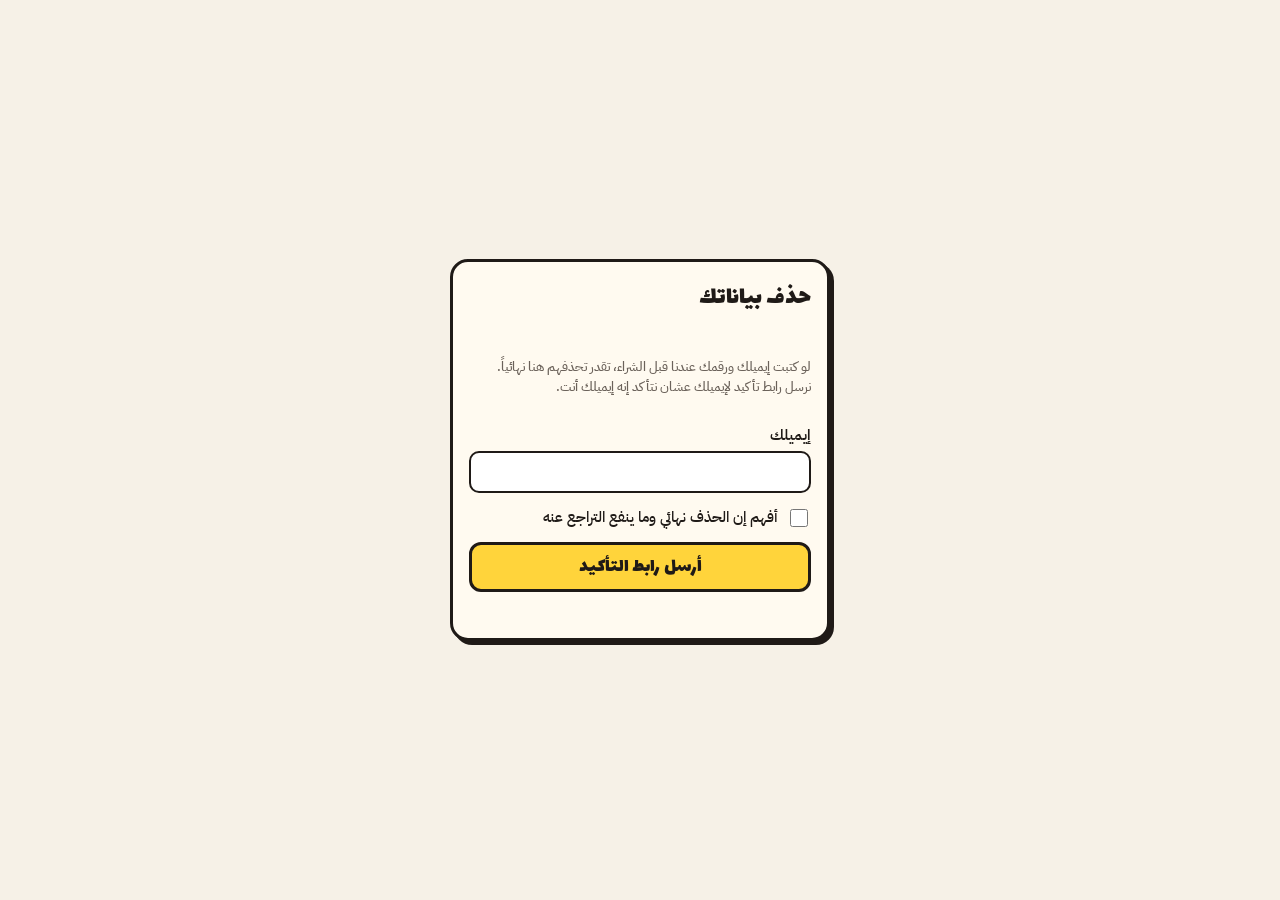
<file: delete.html>
<!doctype html>
<html lang="ar" dir="rtl">
<head>
<meta charset="utf-8">
<meta name="viewport" content="width=device-width, initial-scale=1">
<meta name="robots" content="noindex, nofollow">
<meta http-equiv="Content-Security-Policy" content="default-src 'self'; img-src 'self' data:; font-src 'self'; style-src 'self'; script-src 'self'; connect-src https://*.supabase.co; object-src 'none'; base-uri 'none'; form-action 'none'; upgrade-insecure-requests">
<meta name="referrer" content="no-referrer">
<title>حذف بياناتي | حكاية تون</title>
<link rel="icon" href="assets/icon.svg" type="image/svg+xml">
<link rel="stylesheet" href="admin.css?v=4">
</head>
<body>
<section class="center" id="ask">
  <form class="card login" id="askForm">
    <h1>حذف بياناتك</h1>
    <p class="small">لو كتبت إيميلك ورقمك عندنا قبل الشراء، تقدر تحذفهم هنا نهائياً. نرسل رابط تأكيد لإيميلك عشان نتأكد إنه إيميلك أنت.</p>
    <label>إيميلك<input name="email" type="email" dir="ltr" autocomplete="email" required></label>
    <label class="chk"><input name="ok" type="checkbox"> أفهم إن الحذف نهائي وما ينفع التراجع عنه</label>
    <button class="btn" type="submit">أرسل رابط التأكيد</button>
    <p class="err" id="askMsg" role="alert"></p>
  </form>
</section>
<section class="center" id="confirm" hidden>
  <form class="card login" id="confirmForm">
    <h1>تأكيد الحذف</h1>
    <p>بنحذف كل بيانات الإيميل: <b dir="ltr" id="who"></b></p>
    <p class="small">الإيميل والجوال وسجل الطلب. لو اشتريت، يبقى مبلغ الطلب بس بدون أي بيانات تدل عليك (للحسابات).</p>
    <label>اكتب كلمة <b>احذف</b> للتأكيد<input name="word" autocomplete="off" required></label>
    <button class="btn danger" type="submit">احذف بياناتي نهائياً</button>
    <p class="err" id="confirmMsg" role="alert"></p>
  </form>
</section>
<section class="center" id="done" hidden>
  <div class="card login"><h1>انحذفت ✓</h1><p id="doneText">انحذفت بياناتك من عندنا.</p></div>
</section>
<script src="config.js?v=4"></script>
<script src="delete.js?v=1"></script>
</body>
</html>
</file>
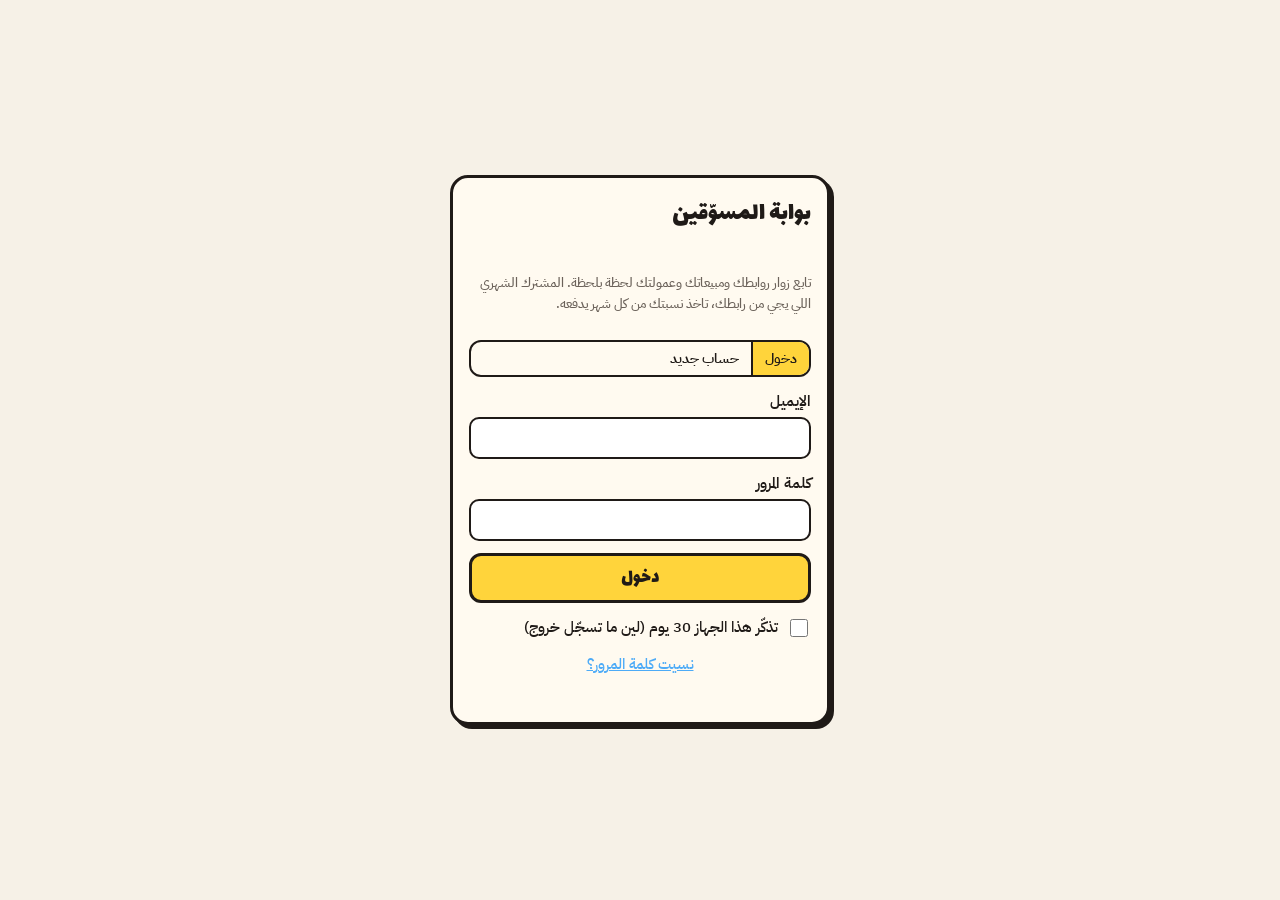
<file: partner.html>
<!doctype html>
<html lang="ar" dir="rtl">
<head>
<meta charset="utf-8">
<meta name="viewport" content="width=device-width, initial-scale=1">
<meta name="robots" content="noindex, nofollow">
<meta http-equiv="Content-Security-Policy" content="default-src 'self'; img-src 'self' data:; font-src 'self'; style-src 'self'; script-src 'self'; connect-src https://*.supabase.co; object-src 'none'; base-uri 'none'; form-action 'none'; upgrade-insecure-requests">
<meta name="referrer" content="no-referrer">
<title>بوابة المسوّقين | حكاية تون</title>
<link rel="icon" href="assets/icon.svg" type="image/svg+xml">
<link rel="stylesheet" href="admin.css?v=4">
<link rel="stylesheet" href="partner.css?v=1">
</head>
<body>

<section id="login" class="center" hidden>
  <form id="loginForm" class="card login">
    <h1>بوابة المسوّقين</h1>
    <p class="small">تابع زوار روابطك ومبيعاتك وعمولتك لحظة بلحظة. المشترك الشهري اللي يجي من رابطك، تاخذ نسبتك من كل شهر يدفعه.</p>
    <div class="seg" role="tablist"><button type="button" class="on" data-mode="in">دخول</button><button type="button" data-mode="up">حساب جديد</button></div>
    <label data-up hidden>اسمك أو اسم حسابك<input name="name" maxlength="80" autocomplete="name"></label>
    <label data-up hidden>كود رابطك (اللي أعطاك إياه صاحب الأداة)<input name="code" maxlength="32" dir="ltr" placeholder="مثال: safwan25" autocapitalize="off"></label>
    <label data-up hidden>حسابك في إنستقرام أو تيك توك<input name="contact" maxlength="120" dir="ltr" placeholder="@username"></label>
    <label>الإيميل<input name="email" type="email" autocomplete="username" dir="ltr" required></label>
    <label>كلمة المرور<input name="password" type="password" autocomplete="current-password" dir="ltr" required minlength="10"></label>
    <p class="small" data-up hidden>كلمة المرور هي مفتاح فك تشفير بيانات عملائك. لو نسيتها ما نقدر نسترجع البيانات القديمة.</p>
    <button class="btn" type="submit" id="loginBtn">دخول</button>
    <label class="chk"><input name="remember" type="checkbox"> تذكّر هذا الجهاز 30 يوم (لين ما تسجّل خروج)</label>
    <button class="link" type="button" id="forgot">نسيت كلمة المرور؟</button>
    <p class="err" id="loginMsg" role="alert"></p>
  </form>
</section>

<section id="reset" class="center" hidden></section>

<section id="unlock" class="center" hidden>
  <form id="unlockForm" class="card login">
    <h1>افتح بيانات عملائك</h1>
    <p class="small">بيانات العملاء مشفّرة. اكتب كلمة المرور عشان تنفتح في هذا المتصفح بس.</p>
    <label>كلمة المرور<input name="password" type="password" autocomplete="current-password" dir="ltr" required></label>
    <label class="chk"><input name="remember" type="checkbox"> تذكّر هذا الجهاز 30 يوم (لين ما تسجّل خروج)</label>
    <button class="btn" type="submit">افتح</button>
    <button class="link" type="button" id="newKey">نسيت كلمة المرور القديمة؟ أنشئ مفتاح جديد</button>
    <p class="err" id="unlockMsg" role="alert"></p>
  </form>
</section>

<section id="pending" class="center" hidden>
  <div class="card login">
    <h1>طلبك وصل ✅</h1>
    <p id="pendingText">صاحب الأداة يراجع طلبك. أول ما يوافق ويربطك بروابطك، تطلع لك أرقامك هنا.</p>
    <form id="codeForm" class="pw-form">
      <label>كود رابطك<input name="code" maxlength="32" dir="ltr" required autocapitalize="off"></label>
      <button class="btn ghost" type="submit">حفظ الكود</button>
      <p class="err" id="codeMsg" role="alert"></p>
    </form>
    <button class="btn ghost" type="button" data-logout>خروج</button>
  </div>
</section>

<div id="app" hidden>
  <header class="top">
    <h1 id="hello">أهلاً</h1>
    <div class="tools">
      <span class="live" id="live">● مباشر</span>
      <select id="range" aria-label="الفترة"><option value="1">آخر 24 ساعة</option><option value="7">آخر 7 أيام</option><option value="30" selected>آخر 30 يوم</option><option value="3650">الكل</option></select>
      <button class="btn ghost" id="themeBtn" type="button">🎨 التصميم</button>
      <button class="btn ghost" id="devBtn" type="button">📌 تذكّر هذا الجهاز</button>
      <button class="btn ghost" id="pwBtn" type="button">🔑 كلمة المرور</button>
      <button class="btn ghost" type="button" data-logout>خروج</button>
    </div>
  </header>

  <main class="wrap">
    <section class="card" id="pwPanel" hidden></section>
    <section class="card theme" id="themePanel" hidden>
      <h2>صمّم لوحتك</h2>
      <div class="opts">
        <div><b>اللون</b><div class="swatches" id="swatches"></div></div>
        <div><b>الوضع</b><div class="seg" data-key="mode"><button type="button" data-v="auto">تلقائي</button><button type="button" data-v="light">فاتح</button><button type="button" data-v="dark">داكن</button></div></div>
        <div><b>حجم الخط</b><div class="seg" data-key="size"><button type="button" data-v="s">صغير</button><button type="button" data-v="m">وسط</button><button type="button" data-v="l">كبير</button></div></div>
        <div><b>الزوايا</b><div class="seg" data-key="corners"><button type="button" data-v="round">دائرية</button><button type="button" data-v="sharp">حادة</button></div></div>
        <div><b>الكثافة</b><div class="seg" data-key="density"><button type="button" data-v="cozy">مريحة</button><button type="button" data-v="compact">مضغوطة</button></div></div>
        <div><b>الترتيب</b><div class="seg" data-key="first"><button type="button" data-v="money">الأرباح أول</button><button type="button" data-v="visits">الزوار أول</button><button type="button" data-v="customers">العملاء أول</button></div></div>
      </div>
      <p class="small" id="themeMsg">يتحفظ تلقائياً في حسابك.</p>
    </section>

    <div class="kpis" id="kpis"></div>

    <div class="blocks" id="blocks">
      <section class="card" data-block="money">
        <h2>أرباحك</h2>
        <div class="table-wrap"><table id="byCode"></table></div>
        <h3>المبيعات</h3>
        <div class="table-wrap"><table id="sales"></table></div>
      </section>
      <section class="card" data-block="visits">
        <h2>الزوار</h2>
        <div id="daily" class="days"></div>
        <h3>وين وصلوا</h3>
        <div id="funnel" class="funnel"></div>
      </section>
      <section class="card" data-block="customers">
        <h2>عملاؤك</h2>
        <p class="small">هذول الناس اللي جو من روابطك وكتبوا إيميلهم ورقمهم. البيانات مشفّرة، وما يشوفها إلا أنت وصاحب الأداة.</p>
        <div class="table-wrap"><table id="leads"></table></div>
      </section>
    </div>
  </main>
</div>

<section id="setup" class="center" hidden><div class="card login"><h1>الربط ناقص</h1></div></section>

<script src="config.js?v=4"></script>
<script src="types.js?v=2"></script>
<script src="crypto.js?v=3"></script>
<script src="account.js?v=1"></script>
<script src="recover.js?v=1"></script>
<script src="remember.js?v=1"></script>
<script src="partner.js?v=7"></script>
</body>
</html>
</file>
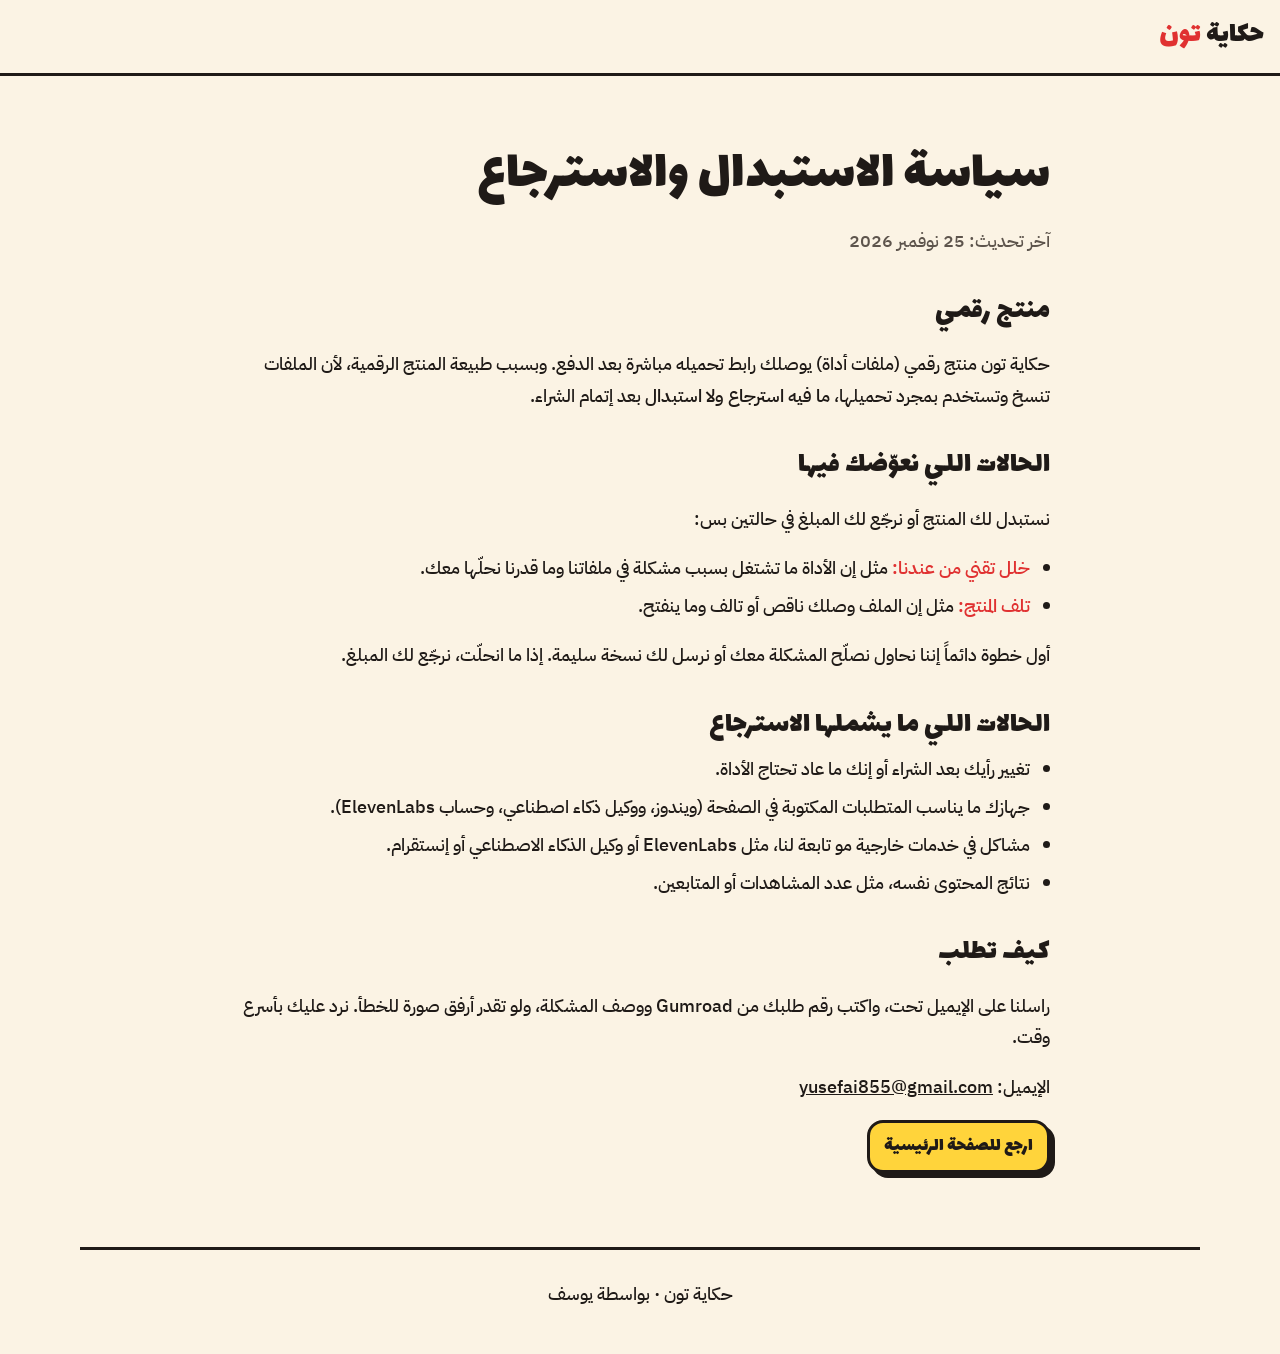
<file: refund.html>
<!doctype html>
<html lang="ar" dir="rtl">
<head>
<meta charset="utf-8">
<meta name="viewport" content="width=device-width, initial-scale=1">
<meta http-equiv="Content-Security-Policy" content="default-src 'self'; img-src 'self' data:; font-src 'self'; style-src 'self'; script-src 'self'; object-src 'none'; base-uri 'none'; form-action 'none'; upgrade-insecure-requests">
<title>سياسة الاستبدال والاسترجاع | حكاية تون</title>
<meta name="description" content="سياسة الاستبدال والاسترجاع لأداة حكاية تون: منتج رقمي، لا استرجاع ولا استبدال إلا في حال خلل تقني من عندنا أو تلف الملف.">
<link rel="canonical" href="https://laitarx.github.io/hikaya-toon/refund.html">
<link rel="icon" href="assets/icon.svg" type="image/svg+xml">
<link rel="stylesheet" href="style.css?v=8">
</head>
<body>
<header class="bar">
  <a class="logo" href="./">حكاية <span>تون</span></a>
</header>
<main class="wrap policy">
  <h1>سياسة الاستبدال والاسترجاع</h1>
  <p class="small">آخر تحديث: 25 نوفمبر 2026</p>

  <h2>منتج رقمي</h2>
  <p>حكاية تون منتج رقمي (ملفات أداة) يوصلك رابط تحميله مباشرة بعد الدفع. وبسبب طبيعة المنتج الرقمية، لأن الملفات تنسخ وتستخدم بمجرد تحميلها، <b>ما فيه استرجاع ولا استبدال</b> بعد إتمام الشراء.</p>

  <h2>الحالات اللي نعوّضك فيها</h2>
  <p>نستبدل لك المنتج أو نرجّع لك المبلغ في حالتين بس:</p>
  <ul class="list">
    <li><b>خلل تقني من عندنا:</b> مثل إن الأداة ما تشتغل بسبب مشكلة في ملفاتنا وما قدرنا نحلّها معك.</li>
    <li><b>تلف المنتج:</b> مثل إن الملف وصلك ناقص أو تالف وما ينفتح.</li>
  </ul>
  <p>أول خطوة دائماً إننا نحاول نصلّح المشكلة معك أو نرسل لك نسخة سليمة. إذا ما انحلّت، نرجّع لك المبلغ.</p>

  <h2>الحالات اللي ما يشملها الاسترجاع</h2>
  <ul class="list">
    <li>تغيير رأيك بعد الشراء أو إنك ما عاد تحتاج الأداة.</li>
    <li>جهازك ما يناسب المتطلبات المكتوبة في الصفحة (ويندوز، ووكيل ذكاء اصطناعي، وحساب ElevenLabs).</li>
    <li>مشاكل في خدمات خارجية مو تابعة لنا، مثل ElevenLabs أو وكيل الذكاء الاصطناعي أو إنستقرام.</li>
    <li>نتائج المحتوى نفسه، مثل عدد المشاهدات أو المتابعين.</li>
  </ul>

  <h2>كيف تطلب</h2>
  <p>راسلنا على الإيميل تحت، واكتب رقم طلبك من Gumroad ووصف المشكلة، ولو تقدر أرفق صورة للخطأ. نرد عليك بأسرع وقت.</p>
  <p data-email-row hidden>الإيميل: <a data-email href="#"></a></p>

  <p><a class="btn btn-sm" href="./">ارجع للصفحة الرئيسية</a></p>
</main>
<footer class="wrap foot"><p>حكاية تون · بواسطة يوسف</p></footer>
<script src="config.js?v=4"></script>
<script src="policy.js?v=1"></script>
</body>
</html>
</file>
<file: style.css>
@font-face { font-family: Lalezar; src: url('fonts/Lalezar-Regular.ttf'); font-display: swap; }
@font-face { font-family: Plex; src: url('fonts/IBMPlexSansArabic-Medium.ttf'); font-weight: 500; font-display: swap; }
@font-face { font-family: Plex; src: url('fonts/IBMPlexSansArabic-SemiBold.ttf'); font-weight: 600; font-display: swap; }

:root {
  --bg: #fbf3e4; --paper: #fffaf0; --ink: #1f1a17; --muted: #5d544c; --line: #1f1a17;
  --yellow: #ffd43b; --red: #e03131; --green: #2b8a3e; --purple: #4b2d8f; --sky: #7cc8f2;
  --shadow: 5px 5px 0 var(--line);
}
@media (prefers-color-scheme: dark) {
  :root { --bg: #17130f; --paper: #231d17; --ink: #f5ede1; --muted: #c9bcab; --line: #000; --shadow: 5px 5px 0 #000; }
}
* { box-sizing: border-box; }
html { scroll-behavior: smooth; }
body { margin: 0; background: var(--bg); color: var(--ink); font: 500 18px/1.75 Plex, 'Segoe UI', Tahoma, sans-serif;
  -webkit-user-select: none; user-select: none; overflow-x: hidden; }
img, video { -webkit-user-drag: none; user-select: none; }
h1, h2, h3, .logo, .btn, .big-num { font-family: Lalezar, Plex, sans-serif; font-weight: 400; letter-spacing: 0; }
h1 { font-size: clamp(44px, 7vw, 82px); line-height: 1.15; margin: .2em 0 .3em; }
h1 em { font-style: normal; color: var(--red); }
h2 { font-size: clamp(32px, 4.4vw, 50px); line-height: 1.25; margin: .1em 0 .7em; }
h3 { font-size: 26px; margin: 0 0 .2em; }
a { color: inherit; }
.wrap { width: min(1120px, 100% - 32px); margin: 0 auto; padding: 56px 0; }
.kicker { color: var(--red); font-weight: 600; margin: 0; }
.small { color: var(--muted); font-size: 15px; }

.bar { position: sticky; top: 0; z-index: 10; display: flex; justify-content: space-between; align-items: center;
  padding: 10px 16px; background: color-mix(in srgb, var(--bg) 88%, transparent); backdrop-filter: blur(8px); border-bottom: 3px solid var(--line); }
.logo { font-size: 30px; text-decoration: none; }
.logo span { color: var(--red); }

.btn { display: inline-flex; align-items: center; gap: 8px; text-decoration: none; background: var(--yellow); color: #1f1a17;
  border: 3px solid var(--line); border-radius: 16px; padding: 10px 22px; font-size: 24px; box-shadow: var(--shadow);
  transition: transform .12s, box-shadow .12s; cursor: pointer; }
.btn:hover { transform: translate(-2px, -2px); box-shadow: 7px 7px 0 var(--line); }
.btn:active { transform: translate(3px, 3px); box-shadow: 2px 2px 0 var(--line); }
.btn b { font-weight: 400; background: #1f1a17; color: var(--yellow); border-radius: 10px; padding: 0 10px; }
.btn.big { font-size: 30px; padding: 14px 30px; margin-top: 10px; }
.btn-sm { font-size: 20px; padding: 6px 14px; }
.btn.soon { background: #ddd; cursor: not-allowed; }

.hero { display: grid; grid-template-columns: 1.15fr .85fr; gap: 40px; align-items: center; padding-top: 40px; }
.lead { font-size: 21px; color: var(--muted); max-width: 34em; }
.chips { list-style: none; padding: 0; display: flex; flex-wrap: wrap; gap: 10px; margin: 22px 0 0; }
.chips li { border: 2px solid var(--line); border-radius: 999px; padding: 2px 14px; background: var(--paper); font-size: 15px; font-weight: 600; }
.phone { position: relative; justify-self: center; width: min(360px, 82vw); aspect-ratio: 9/16; border: 6px solid var(--line);
  border-radius: 38px; overflow: hidden; background: #000; box-shadow: 10px 10px 0 var(--line); }
.phone video { width: 100%; height: 100%; object-fit: cover; display: block; }
.sound { position: absolute; inset: auto 14px 14px 14px; font: 600 16px Plex, sans-serif; background: var(--yellow); color: #1f1a17;
  border: 3px solid #1f1a17; border-radius: 14px; padding: 10px; cursor: pointer; }

.steps { list-style: none; padding: 0; margin: 0; display: grid; grid-template-columns: repeat(5, 1fr); gap: 16px; }
.steps li, .card { background: var(--paper); border: 3px solid var(--line); border-radius: 22px; padding: 22px; box-shadow: var(--shadow); }
.steps span { display: inline-grid; place-items: center; width: 44px; height: 44px; border-radius: 50%; background: var(--yellow);
  color: #1f1a17; border: 3px solid var(--line); font: 26px Lalezar, sans-serif; margin-bottom: 8px; }
.steps p, .card p { margin: 0; color: var(--muted); font-size: 16px; }

.gallery { display: grid; grid-template-columns: repeat(6, 1fr); gap: 14px; }
.gallery figure { margin: 0; }
.gallery img { width: 100%; aspect-ratio: 9/16; object-fit: cover; border: 3px solid var(--line); border-radius: 18px; display: block; pointer-events: none; }
.gallery figcaption { text-align: center; font-weight: 600; font-size: 15px; margin-top: 6px; }

.grid { display: grid; grid-template-columns: repeat(4, 1fr); gap: 16px; }
.grid.three { grid-template-columns: repeat(3, 1fr); }
.split { display: grid; grid-template-columns: 1fr 1fr; gap: 28px; }
.list { padding-inline-start: 1.1em; margin: 0; }
.list li { margin: .35em 0; }
.list b { color: var(--red); font-weight: 600; }

.honest { text-align: center; max-width: 760px; }
.big-num { font-size: 54px; margin: 0; color: var(--green); }
.faq details { background: var(--paper); border: 3px solid var(--line); border-radius: 18px; padding: 14px 20px; margin: 12px 0; }
.faq summary { cursor: pointer; font-weight: 600; font-size: 19px; }
.faq p { margin: .6em 0 0; color: var(--muted); }
.final { text-align: center; padding-bottom: 80px; }
.foot { border-top: 3px solid var(--line); text-align: center; padding: 24px 0 40px; }
.foot p { margin: 4px 0; }

.modal { position: fixed; inset: 0; z-index: 50; background: rgba(0,0,0,.82); display: grid; place-items: center; padding: 16px; }
.modal[hidden] { display: none; }
.modal-box { position: relative; width: min(400px, 92vw); }
.modal-box video { width: 100%; max-height: 86vh; border-radius: 22px; border: 4px solid #fff; background: #000; display: block; }
.close { position: absolute; top: -18px; left: -18px; width: 44px; height: 44px; border-radius: 50%; border: 3px solid #1f1a17;
  background: var(--yellow); font-size: 20px; cursor: pointer; }

.lead-box { position: relative; width: min(440px, 92vw); background: var(--paper); color: var(--ink); border: 4px solid var(--line);
  border-radius: 24px; padding: 26px 22px 18px; box-shadow: 8px 8px 0 #000; display: grid; gap: 12px; }
.lead-box h3 { font-size: 30px; margin: 0; }
.lead-box label { display: grid; gap: 6px; font-weight: 600; font-size: 16px; }
.lead-box input[type=email], .lead-box input[type=tel], .lead-box select { font: 500 18px Plex, sans-serif; padding: 10px 12px; border: 3px solid var(--line);
  border-radius: 12px; background: #fff; color: #1f1a17; width: 100%; }
.phone-row { display: grid; grid-template-columns: 1fr 120px; gap: 8px; direction: ltr; }
.lead-box .check { display: flex; gap: 8px; align-items: flex-start; font-weight: 500; font-size: 15px; }
.lead-box .check input { width: 20px; height: 20px; margin-top: 4px; }
.lead-box .err { color: var(--red); margin: 0; min-height: 1.2em; font-weight: 600; }
.lead-box .btn { justify-content: center; margin: 0; }
.lead-box .close { top: -16px; left: -16px; }
.lead-box { -webkit-user-select: text; user-select: text; }

@media (max-width: 900px) {
  .hero, .split { grid-template-columns: 1fr; }
  .hero { gap: 28px; }
  .steps { grid-template-columns: 1fr; }
  .grid, .grid.three { grid-template-columns: 1fr 1fr; }
  .gallery { grid-template-columns: repeat(3, 1fr); }
  .wrap { padding: 40px 0; }
}
@media (max-width: 520px) {
  .grid, .grid.three { grid-template-columns: 1fr; }
  .gallery { grid-template-columns: repeat(2, 1fr); }
  .btn.big { font-size: 24px; padding: 12px 18px; }
  .bar .btn-sm { font-size: 17px; }
}
@media print { body { display: none; } }

/* SEO / GEO sections */
.what .lead-answer { font-size: 20px; max-width: 60em; }
.facts { display: grid; grid-template-columns: repeat(3, 1fr); gap: 12px; margin: 18px 0 0; }
.facts div { background: var(--paper); border: 3px solid var(--line); border-radius: 16px; padding: 12px 16px; }
.facts dt { font-weight: 600; color: var(--red); font-size: 15px; }
.facts dd { margin: 2px 0 0; font-size: 16px; }
.table-wrap { overflow-x: auto; }
.compare { width: 100%; border-collapse: collapse; background: var(--paper); border: 3px solid var(--line); border-radius: 16px; overflow: hidden; font-size: 16px; }
.compare th, .compare td { padding: 10px 12px; border-bottom: 1px solid color-mix(in srgb, var(--ink) 15%, transparent); text-align: right; vertical-align: top; }
.compare thead th { background: var(--yellow); color: #1f1a17; font-weight: 600; white-space: nowrap; }
.compare td:nth-child(2) { font-weight: 600; background: color-mix(in srgb, var(--yellow) 18%, transparent); }
.en { text-align: left; }
.en h2 { font-family: Lalezar, sans-serif; }
@media (max-width: 900px) { .facts { grid-template-columns: 1fr 1fr; } }
@media (max-width: 520px) { .facts { grid-template-columns: 1fr; } .compare { font-size: 14px; } }

/* video types */
.types-bar { position: sticky; top: 61px; z-index: 9; display: flex; gap: 8px; overflow-x: auto; padding: 10px 16px; scrollbar-width: none;
  background: color-mix(in srgb, var(--bg) 92%, transparent); backdrop-filter: blur(8px); border-bottom: 3px solid var(--line); }
.types-bar::-webkit-scrollbar { display: none; }
.types-bar a { flex: 0 0 auto; display: inline-flex; gap: 6px; align-items: center; text-decoration: none; font-weight: 600; font-size: 16px;
  padding: 6px 14px; border: 2px solid var(--line); border-radius: 999px; background: var(--paper); white-space: nowrap; }
.types-bar a[aria-current] { background: var(--red); color: #fff; box-shadow: 3px 3px 0 var(--line); }
.tgrid { display: grid; grid-template-columns: minmax(300px, 1.1fr) 1fr; gap: 32px; align-items: start; }
.phone.mini { width: 100%; border-radius: 30px; box-shadow: 7px 7px 0 var(--line); }
.tinfo h3 { font-size: 24px; margin: 14px 0 2px; color: var(--red); }
.tinfo p { margin: 0; }
.connect { list-style: none; padding: 0; margin: 6px 0 10px; display: grid; gap: 10px; }
.connect li { background: var(--paper); border: 2px solid var(--line); border-radius: 14px; padding: 10px 14px; font-size: 16px; }
.connect b { color: var(--red); }
.connect span { color: var(--muted); font-size: 15px; }
.list a { text-decoration: none; }
#hTitle, #hLead, .tpanel { transition: opacity .2s; }
@media (max-width: 700px) { .tgrid { grid-template-columns: 1fr; }  .types-bar { top: 57px; } }
.tthumbs { display: grid; grid-template-columns: repeat(4, 1fr); gap: 10px; }
.tthumbs a { text-decoration: none; display: grid; gap: 4px; text-align: center; font-weight: 600; font-size: 14px; }
.tthumbs img { width: 100%; aspect-ratio: 9/16; object-fit: cover; border: 3px solid var(--line); border-radius: 14px; display: block; pointer-events: none; }
.tthumbs a[aria-current] img { border-color: var(--red); box-shadow: 0 0 0 3px var(--red); }
.tthumbs a[aria-current] span { color: var(--red); }

/* types v2: comfortable card row */
.tcards { display: grid; grid-auto-flow: column; grid-auto-columns: minmax(150px, 1fr); gap: 16px; overflow-x: auto; scroll-snap-type: x mandatory; padding: 6px 4px 18px; margin: 18px 0; scrollbar-width: thin; }
.tcard { scroll-snap-align: start; text-decoration: none; display: grid; gap: 4px; background: var(--paper); border: 3px solid var(--line); border-radius: 22px; padding: 10px; box-shadow: 5px 5px 0 var(--line); transition: transform .15s; }
.tcard:hover { transform: translateY(-4px); }
.tcard[aria-current] { border-color: var(--red); box-shadow: 5px 5px 0 var(--red); }
.tthumb { position: relative; display: block; }
.tthumb img { width: 100%; height: auto; aspect-ratio: 4/5; object-position: 50% 30%; object-fit: cover; border-radius: 14px; display: block; pointer-events: none; }
.tthumb i { position: absolute; inset: auto auto 10px 10px; width: 46px; height: 46px; border-radius: 50%; background: rgba(0,0,0,.65); color: #fff; display: grid; place-items: center; font-style: normal; font-size: 18px; }
.tcard b { font-size: 18px; margin-top: 4px; }
.tcard small { color: var(--muted); font-size: 14px; line-height: 1.4; }
.tinfo3 { display: grid; grid-template-columns: 1fr 1fr 1.4fr; gap: 16px; }
.tinfo3 h3 { color: var(--red); font-size: 26px; }
@media (max-width: 1000px) { .tcards { grid-auto-columns: 180px; } .tinfo3 { grid-template-columns: 1fr; } }
@media (max-width: 520px) { .tcards { grid-auto-columns: 150px; } }
.quiet { color: var(--muted); font-size: 13px; text-decoration: underline dotted; }
.policy { max-width: 820px; }
.policy h1 { font-size: clamp(36px, 6vw, 56px); }
.policy h2 { font-size: 30px; margin: 1.2em 0 .3em; }
.policy p, .policy li { font-size: 18px; }
</file>
<file: admin.css>
@font-face { font-family: Lalezar; src: url('fonts/Lalezar-Regular.ttf'); font-display: swap; }
@font-face { font-family: Plex; src: url('fonts/IBMPlexSansArabic-Medium.ttf'); font-weight: 500; font-display: swap; }
@font-face { font-family: Plex; src: url('fonts/IBMPlexSansArabic-SemiBold.ttf'); font-weight: 600; font-display: swap; }
:root { --bg: #f6f1e7; --card: #fffaf0; --ink: #1f1a17; --muted: #6b625a; --line: #1f1a17; --y: #ffd43b; --r: #e03131; --g: #2b8a3e; --b: #4dabf7; }
@media (prefers-color-scheme: dark) { :root { --bg: #15120f; --card: #221c16; --ink: #f2eadf; --muted: #b8ab9b; --line: #000; } }
* { box-sizing: border-box; }
[hidden] { display: none !important; }
body { margin: 0; background: var(--bg); color: var(--ink); font: 500 15px/1.6 Plex, 'Segoe UI', Tahoma, sans-serif; }
h1, h2 { font-family: Lalezar, Plex, sans-serif; font-weight: 400; margin: 0 0 12px; }
h1 { font-size: 26px; } h2 { font-size: 22px; }
.small { color: var(--muted); font-size: 13px; }
.wrap { width: min(1280px, 100% - 24px); margin: 0 auto; padding: 16px 0 60px; display: grid; gap: 16px; }
.card { background: var(--card); border: 3px solid var(--line); border-radius: 18px; padding: 16px; box-shadow: 4px 4px 0 var(--line); min-width: 0; }
.center { min-height: 100vh; display: grid; place-items: center; padding: 16px; }
.login { width: min(380px, 100%); display: grid; gap: 12px; }
label { display: grid; gap: 4px; font-weight: 600; }
input, select { font: 500 15px Plex, sans-serif; padding: 8px 10px; border: 2px solid var(--line); border-radius: 10px; background: #fff; color: #1f1a17; }
.btn { font: 20px Lalezar, sans-serif; background: var(--y); color: #1f1a17; border: 3px solid var(--line); border-radius: 12px; padding: 6px 16px; cursor: pointer; }
.btn.ghost { background: var(--card); color: var(--ink); }
.link { background: none; border: 0; color: var(--b); cursor: pointer; font: inherit; padding: 0; text-decoration: underline; }
.err { color: var(--r); font-weight: 600; min-height: 1.2em; margin: 0; }
.top { position: sticky; top: 0; z-index: 5; display: flex; flex-wrap: wrap; gap: 10px; justify-content: space-between; align-items: center; padding: 10px 16px; background: var(--bg); border-bottom: 3px solid var(--line); }
.top h1 { margin: 0; }
.tools, .row { display: flex; gap: 8px; align-items: center; flex-wrap: wrap; margin-bottom: 10px; }
.kpis { display: grid; grid-template-columns: repeat(auto-fit, minmax(140px, 1fr)); gap: 12px; }
.kpi { background: var(--card); border: 3px solid var(--line); border-radius: 16px; padding: 12px; display: grid; gap: 2px; }
.kpi b { font: 30px Lalezar, sans-serif; } .kpi span { color: var(--muted); font-size: 13px; font-weight: 600; }
.grid2 { display: grid; grid-template-columns: 1fr 1fr; gap: 16px; }
.funnel, .bars { display: grid; gap: 8px; }
.step, .bar { display: grid; grid-template-columns: minmax(120px, 210px) 1fr minmax(80px, auto); gap: 10px; align-items: center; }
.lbl { font-weight: 600; font-size: 14px; }
.track { height: 22px; background: color-mix(in srgb, var(--ink) 10%, transparent); border-radius: 8px; overflow: hidden; }
.track span { display: block; height: 100%; background: var(--y); border-left: 3px solid var(--line); min-width: 2px; }
.step .track span { background: var(--g); }
.num { font-weight: 600; white-space: nowrap; } .num em { color: var(--r); font-style: normal; font-size: 12px; }
.table-wrap { overflow-x: auto; }
table { width: 100%; border-collapse: collapse; font-size: 14px; }
th, td { padding: 7px 8px; border-bottom: 1px solid color-mix(in srgb, var(--ink) 15%, transparent); text-align: right; white-space: nowrap; }
th { font-weight: 600; color: var(--muted); }
tr.muted td { opacity: .5; }
td a { color: var(--b); }
.tag { padding: 2px 8px; border-radius: 999px; font-weight: 600; font-size: 13px; border: 2px solid var(--line); }
.tag.hot { background: #ffc9c9; color: #1f1a17; } .tag.warm { background: #fff3bf; color: #1f1a17; } .tag.bought { background: #b2f2bb; color: #1f1a17; }
.wrap-row input { flex: 1 1 140px; }
@media (max-width: 800px) { .grid2 { grid-template-columns: 1fr; } .step, .bar { grid-template-columns: 1fr; gap: 2px; } }

.pw-form { display: grid; gap: 10px; max-width: 420px; }
.chk { display: flex; gap: 8px; align-items: flex-start; font-weight: 500; }
.chk input { width: 18px; height: 18px; margin-top: 4px; }
.btn.danger { background: #e03131; color: #fff; }
</file>
<file: partner.css>
:root { --acc: #ffd43b; --rad: 18px; --pad: 16px; --fs: 15px; }
:root[data-mode="light"] { --bg: #f6f1e7; --card: #fffaf0; --ink: #1f1a17; --muted: #6b625a; --line: #1f1a17; }
:root[data-mode="dark"] { --bg: #15120f; --card: #221c16; --ink: #f2eadf; --muted: #b8ab9b; --line: #000; }
body { font-size: var(--fs); }
.card, .kpi { border-radius: var(--rad); padding: var(--pad); }
.btn { background: var(--acc); }
.track span { background: var(--acc); }
.kpi b { color: var(--ink); }
.kpi.big b { color: var(--acc); text-shadow: 1px 1px 0 var(--line); }
.seg { display: inline-flex; border: 2px solid var(--line); border-radius: 12px; overflow: hidden; }
.seg button { font: 600 14px Plex, sans-serif; background: var(--card); color: var(--ink); border: 0; padding: 6px 12px; cursor: pointer; }
.seg button + button { border-inline-start: 2px solid var(--line); }
.seg button.on { background: var(--acc); color: #1f1a17; }
.theme .opts { display: grid; grid-template-columns: repeat(auto-fit, minmax(230px, 1fr)); gap: 14px; }
.theme .opts > div { display: grid; gap: 6px; align-content: start; }
.swatches { display: flex; gap: 8px; flex-wrap: wrap; }
.swatches button { width: 34px; height: 34px; border-radius: 50%; border: 3px solid var(--line); cursor: pointer; }
.swatches button.on { outline: 3px solid var(--ink); outline-offset: 2px; }
.blocks { display: grid; gap: 16px; }
.days { display: flex; align-items: flex-end; gap: 4px; height: 140px; padding-top: 10px; }
.days span { flex: 1 1 0; background: var(--acc); border: 2px solid var(--line); border-radius: 6px 6px 0 0; min-height: 3px; position: relative; }
.days span i { position: absolute; top: -18px; inset-inline: 0; text-align: center; font-style: normal; font-size: 11px; color: var(--muted); }
.live { font-weight: 600; color: var(--g); font-size: 13px; }
.live.off { color: var(--muted); }
h3 { margin: 16px 0 6px; font-size: 16px; }
.code { font-family: Consolas, monospace; }
</file>
